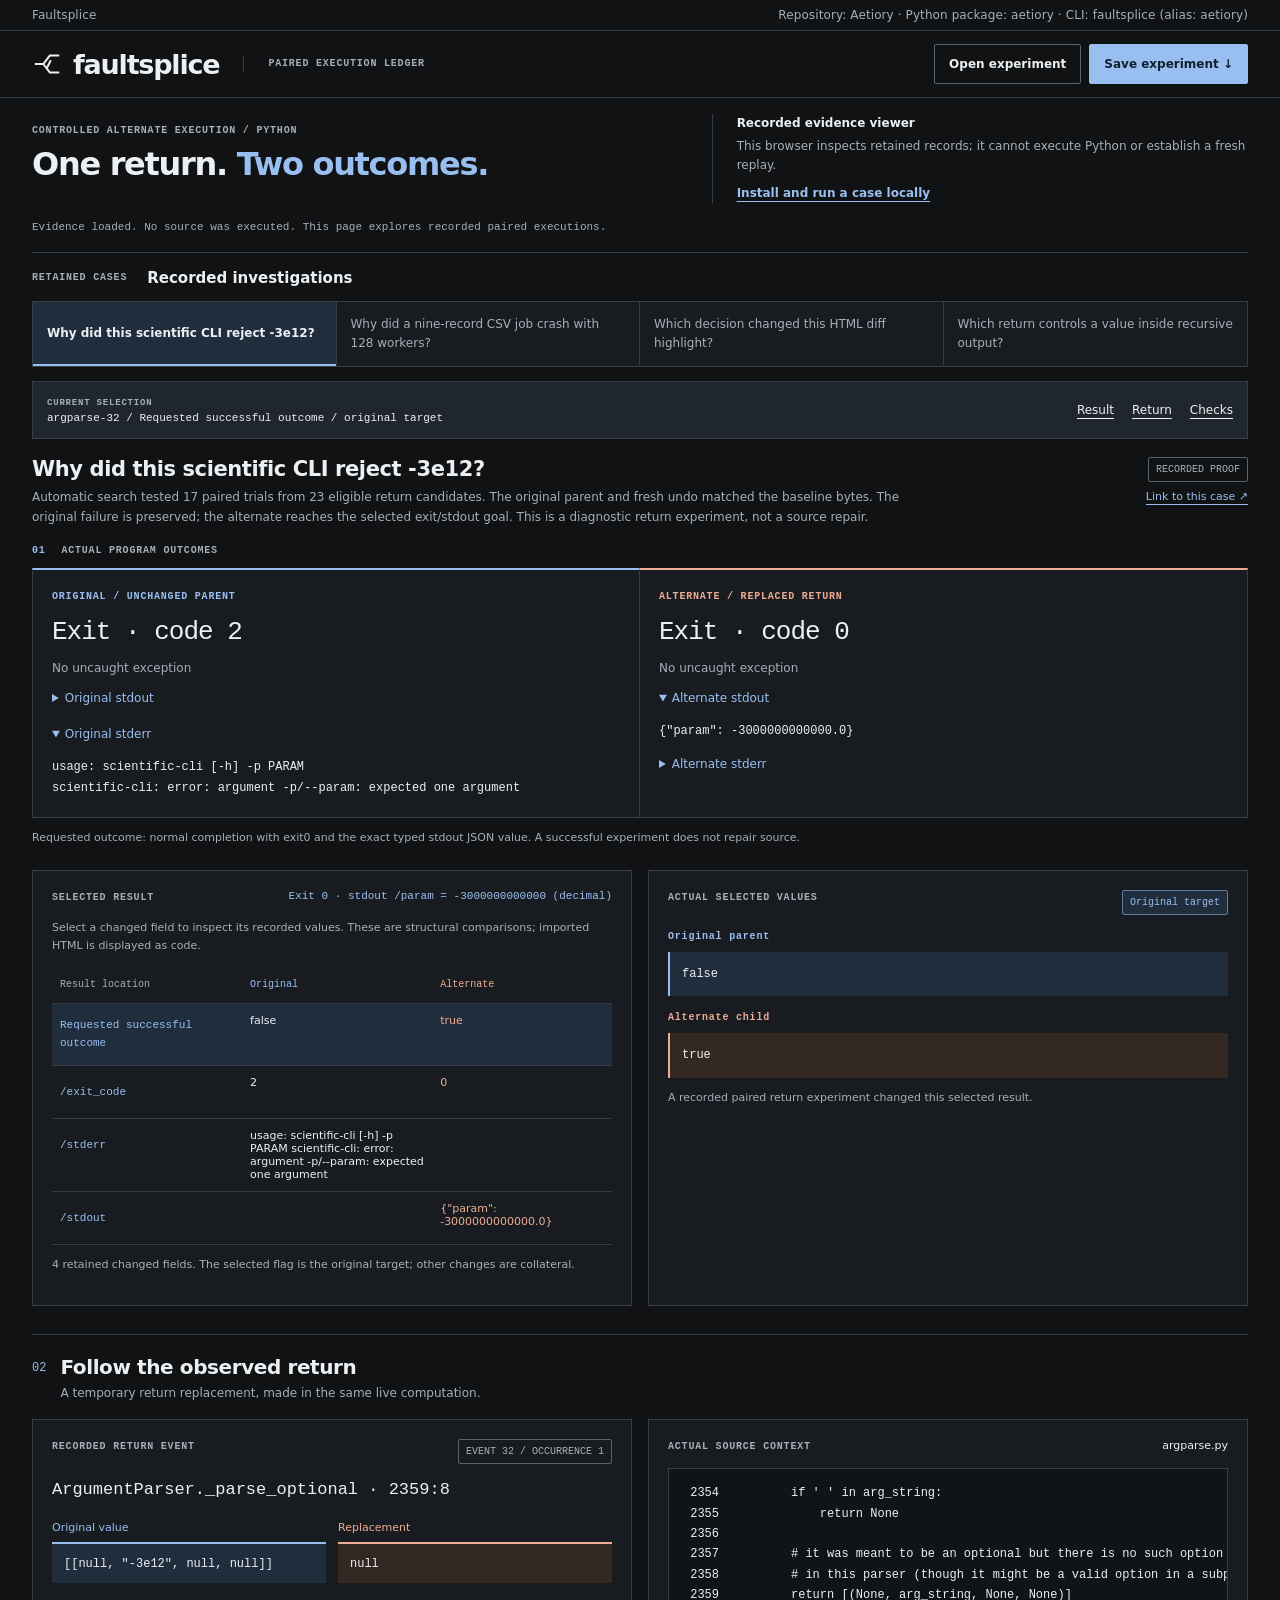
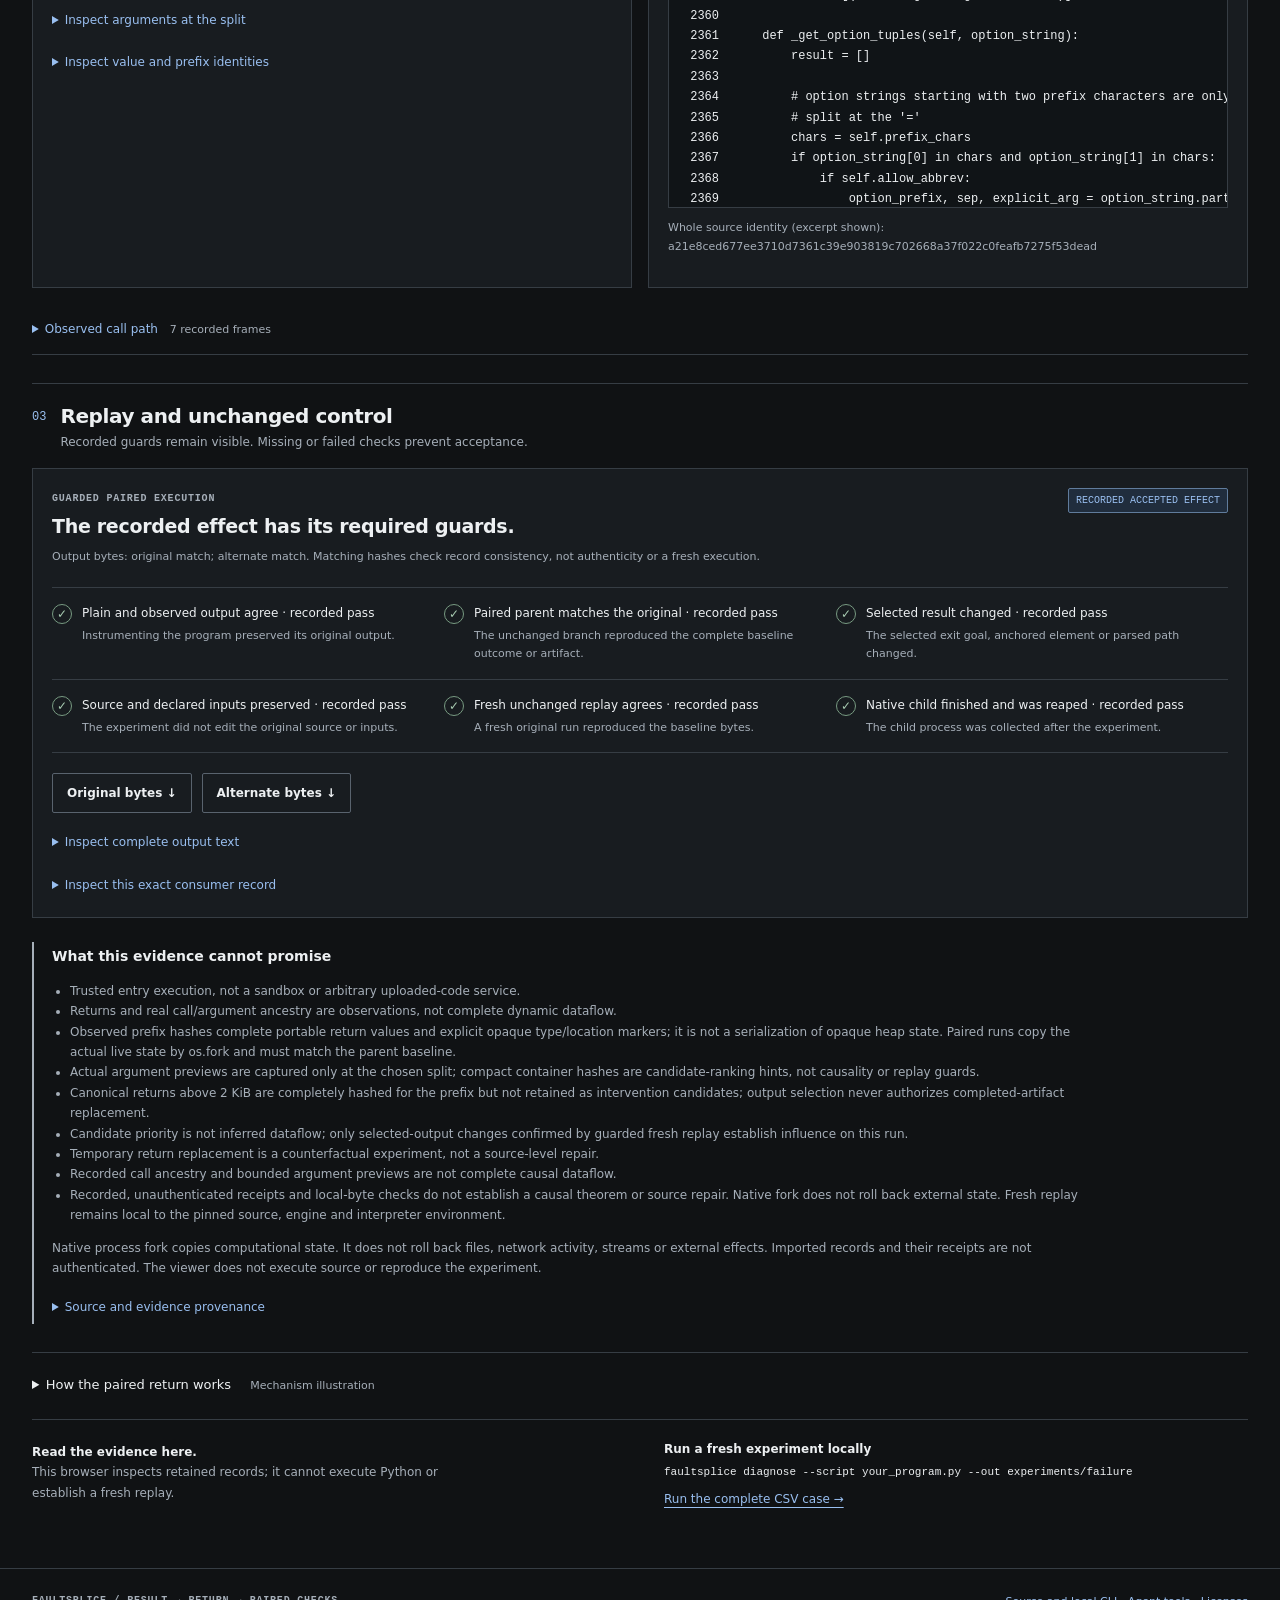
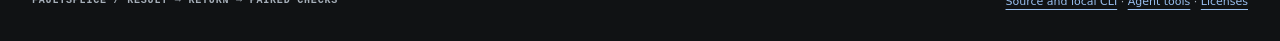
<file: docs/index.html>
<!doctype html>
<html lang="en"><head><meta charset="utf-8"><meta name="viewport" content="width=device-width,initial-scale=1"><meta name="color-scheme" content="dark"><meta name="description" content="Inspect an actual paired Python execution: choose an output, follow an observed return, and compare its recorded effects."><title>Faultsplice · Paired Python execution</title><link rel="icon" type="image/svg+xml" sizes="any" href="favicon.svg"><link rel="stylesheet" href="style.css"><script type="module" src="app.js"></script></head>
<body><div class="distribution-note">Faultsplice <span>Repository: Aetiory · Python package: aetiory · CLI: faultsplice (alias: aetiory)</span></div><a class="skip" href="#workspace">Skip to evidence</a><header class="masthead"><a class="brand" href="./" aria-label="Faultsplice home"><svg viewBox="0 0 32 32" aria-hidden="true"><path d="M3 16h9l7-9h10M12 16l7 9h10M20 12l-4 8"/></svg>faultsplice</a><div class="header-note">PAIRED EXECUTION LEDGER</div><nav aria-label="Experiment files"><button id="open-record" class="button subtle">Open experiment</button><input id="import-file" type="file" accept=".json,application/json" hidden><button id="export-view" class="button" disabled>Save experiment ↓</button></nav></header>
<main><section class="intro"><div class="intro-copy"><p class="eyebrow">CONTROLLED ALTERNATE EXECUTION / PYTHON</p><h1>One return. <span>Two outcomes.</span></h1></div><p class="viewer-boundary"><strong>Recorded evidence viewer</strong>This browser inspects retained records; it cannot execute Python or establish a fresh replay. <a href="https://github.com/nazeeh111/Aetiory#start-locally">Install and run a case locally</a></p></section><p id="load-status" class="load-status" role="status" aria-live="polite">Loading recorded experiments…</p>
<section id="workspace" class="workspace" aria-label="Paired execution evidence" hidden>
<h2 class="case-heading"><span>RETAINED CASES</span>Recorded investigations</h2><div id="cases" class="case-list" role="group" aria-label="Recorded experiments"></div>
<div class="selection-bar"><div><span class="kicker">CURRENT SELECTION</span><output id="selection-context" aria-live="polite" tabindex="0" aria-label="Selected result context; scroll to read the complete path"></output></div><nav aria-label="Investigation sections"><a href="#result-evidence">Result</a><a href="#return-evidence">Return</a><a href="#check-evidence">Checks</a></nav></div><div class="case-context" id="result-evidence"><div><h3 id="case-title"></h3><p id="case-summary"></p></div><div class="case-links"><span id="mode-label" class="tag"></span><a id="case-link" href="?case=__main__-1#workspace">Link to this case ↗</a></div></div>
<section id="outcome-panel" class="outcome-panel" hidden><p class="kicker"><span class="trace-step">01</span> ACTUAL PROGRAM OUTCOMES</p><div class="result-grid"><section class="result-panel original"><p class="branch-label">ORIGINAL / UNCHANGED PARENT</p><h3 id="outcome-before"></h3><p id="exception-before"></p><details><summary>Original stdout</summary><pre id="stdout-before" tabindex="0"></pre></details><details open><summary>Original stderr</summary><pre id="stderr-before" tabindex="0"></pre></details></section><section class="result-panel alternate"><p class="branch-label">ALTERNATE / REPLACED RETURN</p><h3 id="outcome-after"></h3><p id="exception-after"></p><details open><summary>Alternate stdout</summary><pre id="stdout-after" tabindex="0"></pre></details><details><summary>Alternate stderr</summary><pre id="stderr-after" tabindex="0"></pre></details></section></div><p id="goal-note" class="micro"></p></section><div class="result-grid selection-grid"><section class="result-panel"><div class="panel-title"><span class="kicker">SELECTED RESULT</span><code id="selector"></code></div><p class="micro">Select a changed field to inspect its recorded values. These are structural comparisons; imported HTML is displayed as code.</p><div class="table-scroll"><table class="changes"><thead><tr><th scope="col">Result location</th><th scope="col">Original</th><th scope="col">Alternate</th></tr></thead><tbody id="changes"></tbody></table></div><p id="change-note" class="micro"></p></section><section class="result-panel focus"><div class="panel-title"><span class="kicker">ACTUAL SELECTED VALUES</span><span id="selected-tag" class="tag"></span></div><div class="value-label">Original parent</div><pre id="before-value" tabindex="0"></pre><div class="value-label alternate">Alternate child</div><pre id="after-value" tabindex="0"></pre><p id="effect-note" class="effect-note"></p></section></div>
<div class="step-heading separated" id="return-evidence"><span class="step">02</span><div><h2>Follow the observed return</h2><p>A temporary return replacement, made in the same live computation.</p></div></div>
<div class="return-grid"><section class="decision"><div class="panel-title"><span class="kicker">RECORDED RETURN EVENT</span><span id="event-id" class="tag"></span></div><h3 id="return-site"></h3><dl class="event-values"><div><dt>Original value</dt><dd><code id="expected"></code></dd></div><div><dt>Replacement</dt><dd><code id="replacement"></code></dd></div></dl><details><summary>Inspect arguments at the split</summary><pre id="argument-note" tabindex="0"></pre></details><details><summary>Inspect value and prefix identities</summary><dl class="identities"><div><dt>Expected value SHA256</dt><dd id="value-hash"></dd></div><div><dt>Portable return prefix SHA256</dt><dd id="prefix-hash"></dd></div></dl><p class="micro">These guards bind observed values and declared opaque markers. They do not serialize or authenticate the entire heap.</p></details></section><section class="source-panel"><div class="panel-title"><span class="kicker">ACTUAL SOURCE CONTEXT</span><span id="source-name"></span></div><pre id="source" tabindex="0"></pre><p id="source-identity" class="micro break"></p></section></div>
<details class="call-path"><summary>Observed call path <span id="path-count"></span></summary><p class="micro">From the selected return outward through its callers. Observed ancestry is navigation, not complete dataflow.</p><ol id="ancestry"></ol></details>
<div class="step-heading separated" id="check-evidence"><span class="step">03</span><div><h2>Replay and unchanged control</h2><p>Recorded guards remain visible. Missing or failed checks prevent acceptance.</p></div></div>
<section class="receipt"><div class="receipt-header"><div><span class="kicker">GUARDED PAIRED EXECUTION</span><h3 id="receipt-heading"></h3></div><span id="status-label" class="tag"></span></div><p id="integrity-note" class="micro"></p><ul id="guards" class="guard-list"></ul><div class="artifact-actions"><button id="download-before" class="button subtle" disabled>Original bytes ↓</button><button id="download-after" class="button subtle" disabled>Alternate bytes ↓</button></div><details><summary>Inspect complete output text</summary><p class="micro">Displayed literally. Scripts, links and embedded resources in the output are not executed.</p><label for="output-choice">Output</label><select id="output-choice"><option value="before">Original parent</option><option value="after">Alternate child</option></select><pre id="complete-output" tabindex="0"></pre></details><details><summary>Inspect this exact consumer record</summary><pre id="record" tabindex="0"></pre></details></section>
<aside class="limits"><h3>What this evidence cannot promise</h3><ul id="limitations"></ul><p>Native process fork copies computational state. It does not roll back files, network activity, streams or external effects. Imported records and their receipts are not authenticated. The viewer does not execute source or reproduce the experiment.</p><details><summary>Source and evidence provenance</summary><ul id="provenance"></ul></details></aside>
</section><details class="mechanism-note"><summary>How the paired return works <span>Mechanism illustration</span></summary><p class="micro">Test a different value at one live Python return. Compare the original and alternate outcomes, then inspect replay and the unchanged control. A diagnostic experiment. Your source stays unchanged.</p><div class="split-diagram" role="img" aria-label="Mechanism illustration: one live return forks into original and alternate values, followed by replay and unchanged control. This is not a new execution result."><div class="diagram-caption">THE MECHANISM <span>ILLUSTRATION</span></div><svg viewBox="0 0 500 225" aria-hidden="true"><path class="shared" d="M24 112H173"/><path class="original-line" d="M173 112L245 54H475"/><path class="alternate-line" d="M173 112L245 174H475"/><circle cx="173" cy="112" r="8"/><text x="24" y="88">LIVE RETURN</text><text x="269" y="39">ORIGINAL VALUE</text><text x="269" y="158">REPLACEMENT VALUE</text><path class="splice" d="M223 141L244 115M239 153L260 127"/></svg><div class="diagram-controls"><span>01 / Compare outcomes</span><span>02 / Replay + unchanged control</span></div></div></details><div class="entry-strip"><p><strong>Read the evidence here.</strong> This browser inspects retained records; it cannot execute Python or establish a fresh replay.</p><aside class="run-local"><strong>Run a fresh experiment locally</strong><code>faultsplice diagnose --script your_program.py --out experiments/failure</code><a href="https://github.com/nazeeh111/Aetiory#try-the-complete-csv-investigation">Run the complete CSV case →</a></aside></div>
</main><footer><span>FAULTSPLICE / RESULT → RETURN → PAIRED CHECKS</span><p><a href="https://github.com/nazeeh111/Aetiory">Source and local CLI</a> · <a href="https://github.com/nazeeh111/Aetiory/blob/main/docs/AGENTS.md">Agent tools</a> · <a href="LICENSE.txt">Licenses</a></p></footer></body></html>
</file>
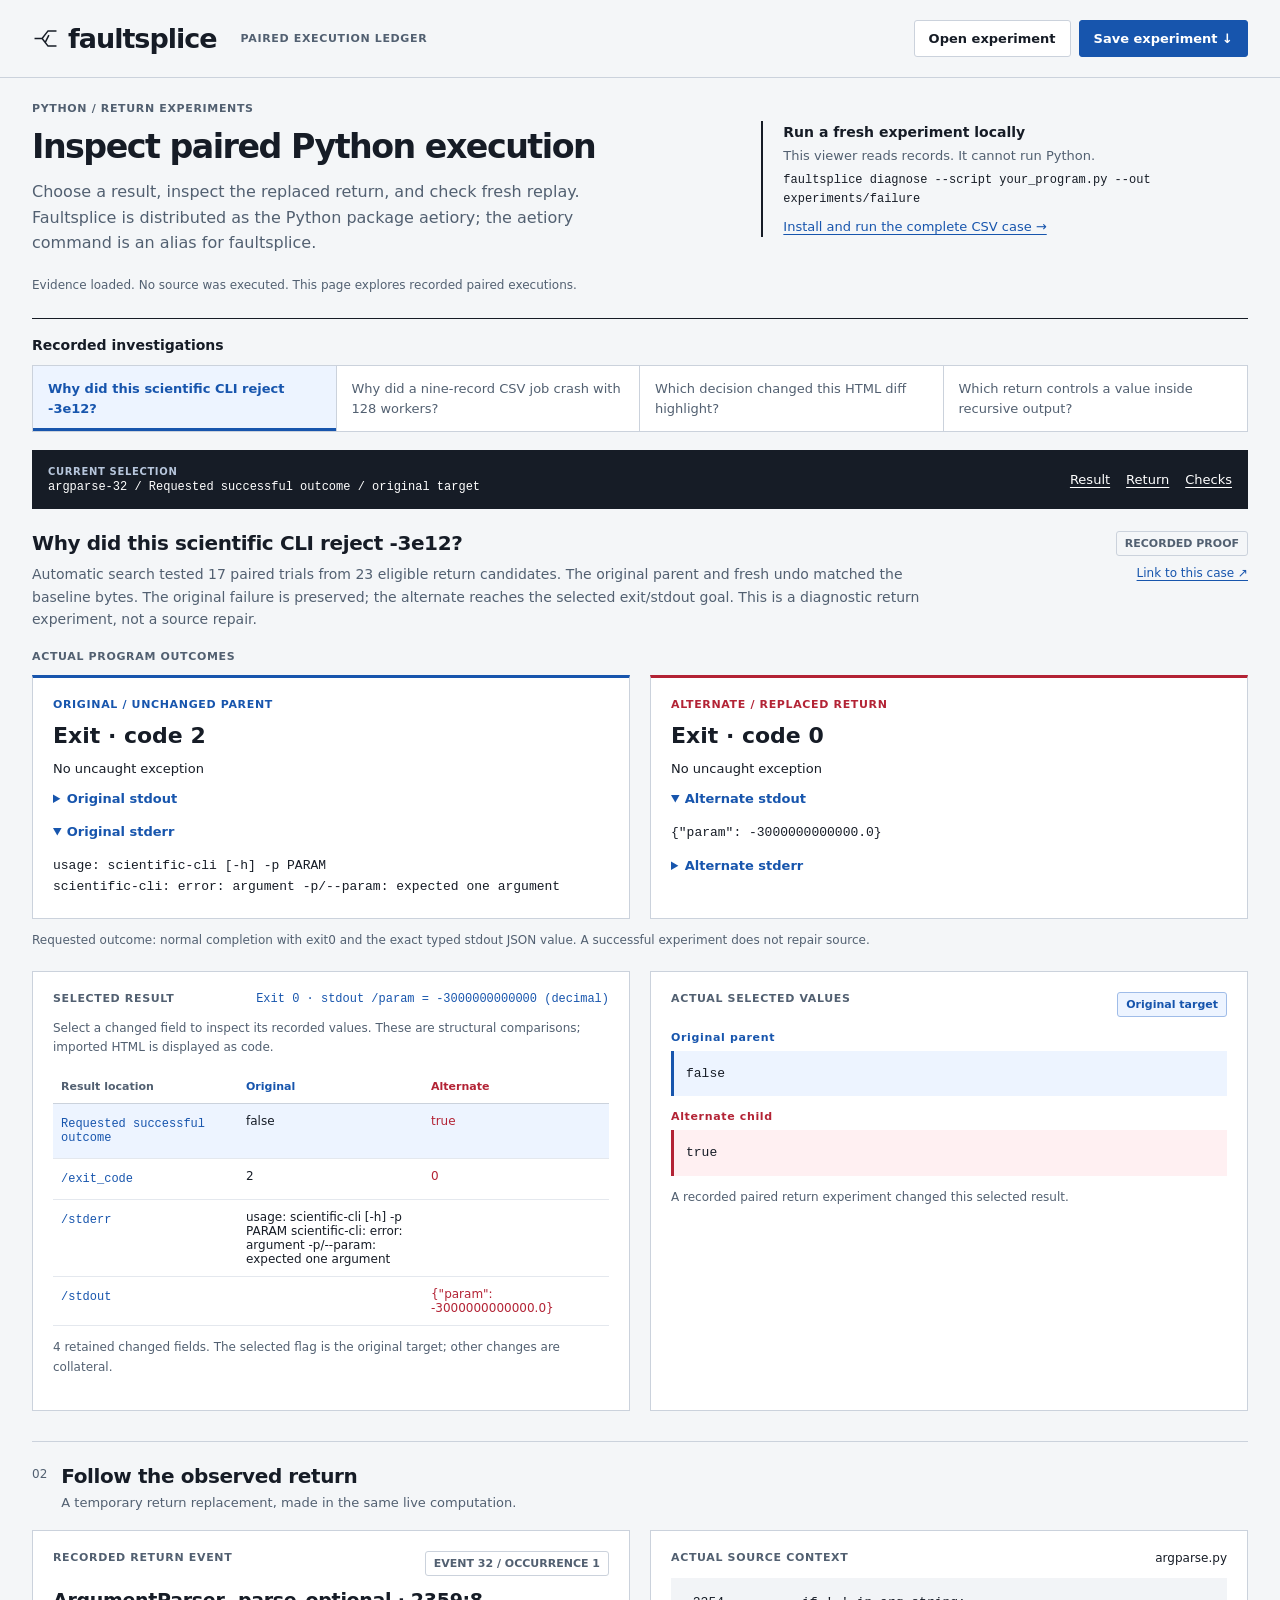
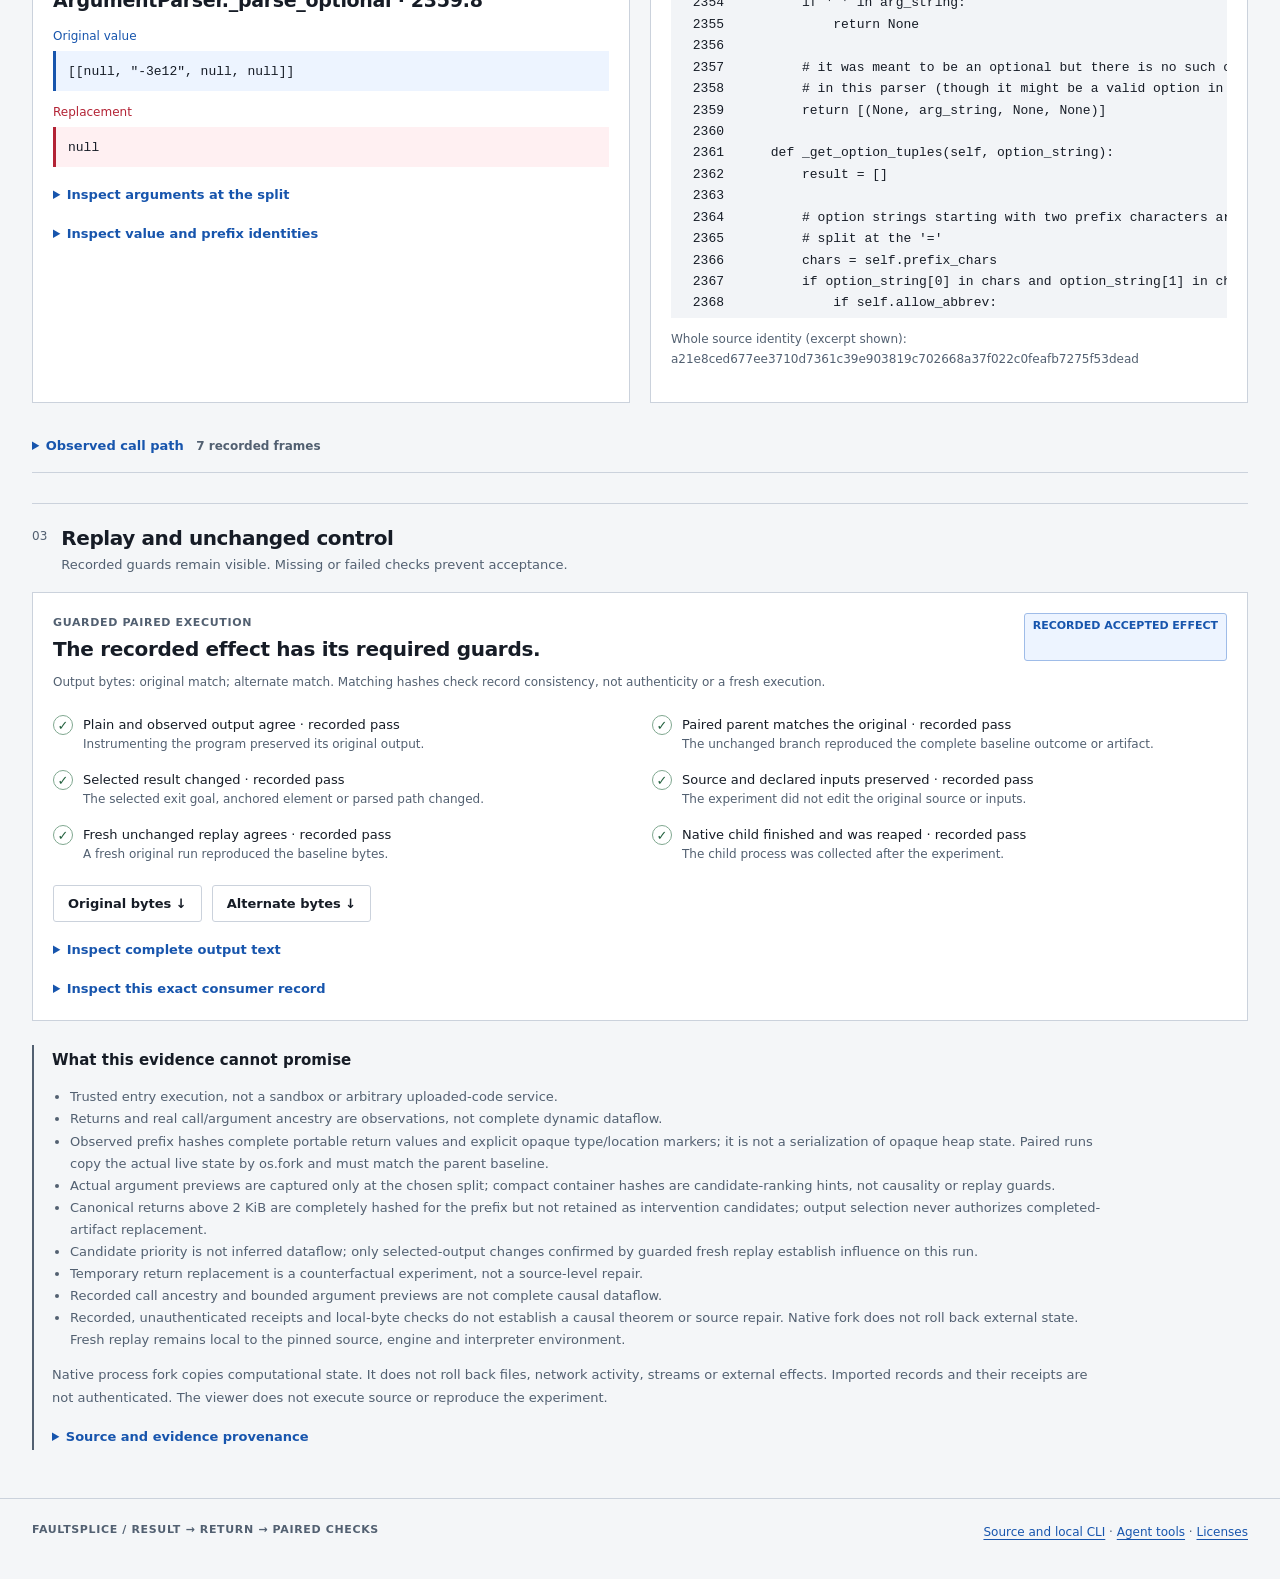
<file: aetiory/web/index.html>
<!doctype html>
<html lang="en"><head><meta charset="utf-8"><meta name="viewport" content="width=device-width,initial-scale=1"><meta name="color-scheme" content="light"><meta name="description" content="Inspect an actual paired Python execution: choose an output, follow an observed return, and compare its recorded effects."><title>Faultsplice · Paired execution ledger</title><link rel="stylesheet" href="style.css"><script type="module" src="app.js"></script></head>
<body><a class="skip" href="#workspace">Skip to evidence</a><header class="masthead"><a class="brand" href="./" aria-label="Faultsplice home"><svg viewBox="0 0 32 32" aria-hidden="true"><path d="M3 16h9l7-9h10M12 16l7 9h10M20 12l-4 8"/></svg>faultsplice</a><div class="header-note">PAIRED EXECUTION LEDGER</div><nav aria-label="Experiment files"><button id="open-record" class="button subtle">Open experiment</button><input id="import-file" type="file" accept=".json,application/json" hidden><button id="export-view" class="button" disabled>Save experiment ↓</button></nav></header>
<main><section class="intro"><div><p class="eyebrow">PYTHON / RETURN EXPERIMENTS</p><h1>Inspect paired Python execution</h1><p class="lede">Choose a result, inspect the replaced return, and check fresh replay. Faultsplice is distributed as the Python package aetiory; the aetiory command is an alias for faultsplice.</p></div><aside class="run-local"><strong>Run a fresh experiment locally</strong><p>This viewer reads records. It cannot run Python.</p><code>faultsplice diagnose --script your_program.py --out experiments/failure</code><a href="https://github.com/nazeeh111/Aetiory#try-the-complete-csv-investigation">Install and run the complete CSV case →</a></aside></section>
<p id="load-status" class="load-status" role="status" aria-live="polite">Loading recorded experiments…</p>
<section id="workspace" class="workspace" aria-label="Paired execution evidence" hidden>
<h2 class="case-heading">Recorded investigations</h2><div id="cases" class="case-list" role="group" aria-label="Recorded experiments"></div>
<div class="selection-bar"><div><span class="kicker">CURRENT SELECTION</span><output id="selection-context" aria-live="polite" tabindex="0" aria-label="Selected result context; scroll to read the complete path"></output></div><nav aria-label="Investigation sections"><a href="#result-evidence">Result</a><a href="#return-evidence">Return</a><a href="#check-evidence">Checks</a></nav></div><div class="case-context" id="result-evidence"><div><h3 id="case-title"></h3><p id="case-summary"></p></div><div class="case-links"><span id="mode-label" class="tag"></span><a id="case-link" href="?case=__main__-1#workspace">Link to this case ↗</a></div></div>
<section id="outcome-panel" class="outcome-panel" hidden><p class="kicker">ACTUAL PROGRAM OUTCOMES</p><div class="result-grid"><section class="result-panel original"><p class="branch-label">ORIGINAL / UNCHANGED PARENT</p><h3 id="outcome-before"></h3><p id="exception-before"></p><details><summary>Original stdout</summary><pre id="stdout-before" tabindex="0"></pre></details><details open><summary>Original stderr</summary><pre id="stderr-before" tabindex="0"></pre></details></section><section class="result-panel alternate"><p class="branch-label">ALTERNATE / REPLACED RETURN</p><h3 id="outcome-after"></h3><p id="exception-after"></p><details open><summary>Alternate stdout</summary><pre id="stdout-after" tabindex="0"></pre></details><details><summary>Alternate stderr</summary><pre id="stderr-after" tabindex="0"></pre></details></section></div><p id="goal-note" class="micro"></p></section><div class="result-grid selection-grid"><section class="result-panel"><div class="panel-title"><span class="kicker">SELECTED RESULT</span><code id="selector"></code></div><p class="micro">Select a changed field to inspect its recorded values. These are structural comparisons; imported HTML is displayed as code.</p><div class="table-scroll"><table class="changes"><thead><tr><th scope="col">Result location</th><th scope="col">Original</th><th scope="col">Alternate</th></tr></thead><tbody id="changes"></tbody></table></div><p id="change-note" class="micro"></p></section><section class="result-panel focus"><div class="panel-title"><span class="kicker">ACTUAL SELECTED VALUES</span><span id="selected-tag" class="tag"></span></div><div class="value-label">Original parent</div><pre id="before-value" tabindex="0"></pre><div class="value-label alternate">Alternate child</div><pre id="after-value" tabindex="0"></pre><p id="effect-note" class="effect-note"></p></section></div>
<div class="step-heading separated" id="return-evidence"><span class="step">02</span><div><h2>Follow the observed return</h2><p>A temporary return replacement, made in the same live computation.</p></div></div>
<div class="return-grid"><section class="decision"><div class="panel-title"><span class="kicker">RECORDED RETURN EVENT</span><span id="event-id" class="tag"></span></div><h3 id="return-site"></h3><dl class="event-values"><div><dt>Original value</dt><dd><code id="expected"></code></dd></div><div><dt>Replacement</dt><dd><code id="replacement"></code></dd></div></dl><details><summary>Inspect arguments at the split</summary><pre id="argument-note" tabindex="0"></pre></details><details><summary>Inspect value and prefix identities</summary><dl class="identities"><div><dt>Expected value SHA256</dt><dd id="value-hash"></dd></div><div><dt>Portable return prefix SHA256</dt><dd id="prefix-hash"></dd></div></dl><p class="micro">These guards bind observed values and declared opaque markers. They do not serialize or authenticate the entire heap.</p></details></section><section class="source-panel"><div class="panel-title"><span class="kicker">ACTUAL SOURCE CONTEXT</span><span id="source-name"></span></div><pre id="source" tabindex="0"></pre><p id="source-identity" class="micro break"></p></section></div>
<details class="call-path"><summary>Observed call path <span id="path-count"></span></summary><p class="micro">From the selected return outward through its callers. Observed ancestry is navigation, not complete dataflow.</p><ol id="ancestry"></ol></details>
<div class="step-heading separated" id="check-evidence"><span class="step">03</span><div><h2>Replay and unchanged control</h2><p>Recorded guards remain visible. Missing or failed checks prevent acceptance.</p></div></div>
<section class="receipt"><div class="receipt-header"><div><span class="kicker">GUARDED PAIRED EXECUTION</span><h3 id="receipt-heading"></h3></div><span id="status-label" class="tag"></span></div><p id="integrity-note" class="micro"></p><ul id="guards" class="guard-list"></ul><div class="artifact-actions"><button id="download-before" class="button subtle" disabled>Original bytes ↓</button><button id="download-after" class="button subtle" disabled>Alternate bytes ↓</button></div><details><summary>Inspect complete output text</summary><p class="micro">Displayed literally. Scripts, links and embedded resources in the output are not executed.</p><label for="output-choice">Output</label><select id="output-choice"><option value="before">Original parent</option><option value="after">Alternate child</option></select><pre id="complete-output" tabindex="0"></pre></details><details><summary>Inspect this exact consumer record</summary><pre id="record" tabindex="0"></pre></details></section>
<aside class="limits"><h3>What this evidence cannot promise</h3><ul id="limitations"></ul><p>Native process fork copies computational state. It does not roll back files, network activity, streams or external effects. Imported records and their receipts are not authenticated. The viewer does not execute source or reproduce the experiment.</p><details><summary>Source and evidence provenance</summary><ul id="provenance"></ul></details></aside>
</section></main><footer><span>FAULTSPLICE / RESULT → RETURN → PAIRED CHECKS</span><p><a href="https://github.com/nazeeh111/Aetiory">Source and local CLI</a> · <a href="https://github.com/nazeeh111/Aetiory/blob/main/docs/AGENTS.md">Agent tools</a> · <a href="LICENSE.txt">Licenses</a></p></footer></body></html>
</file>
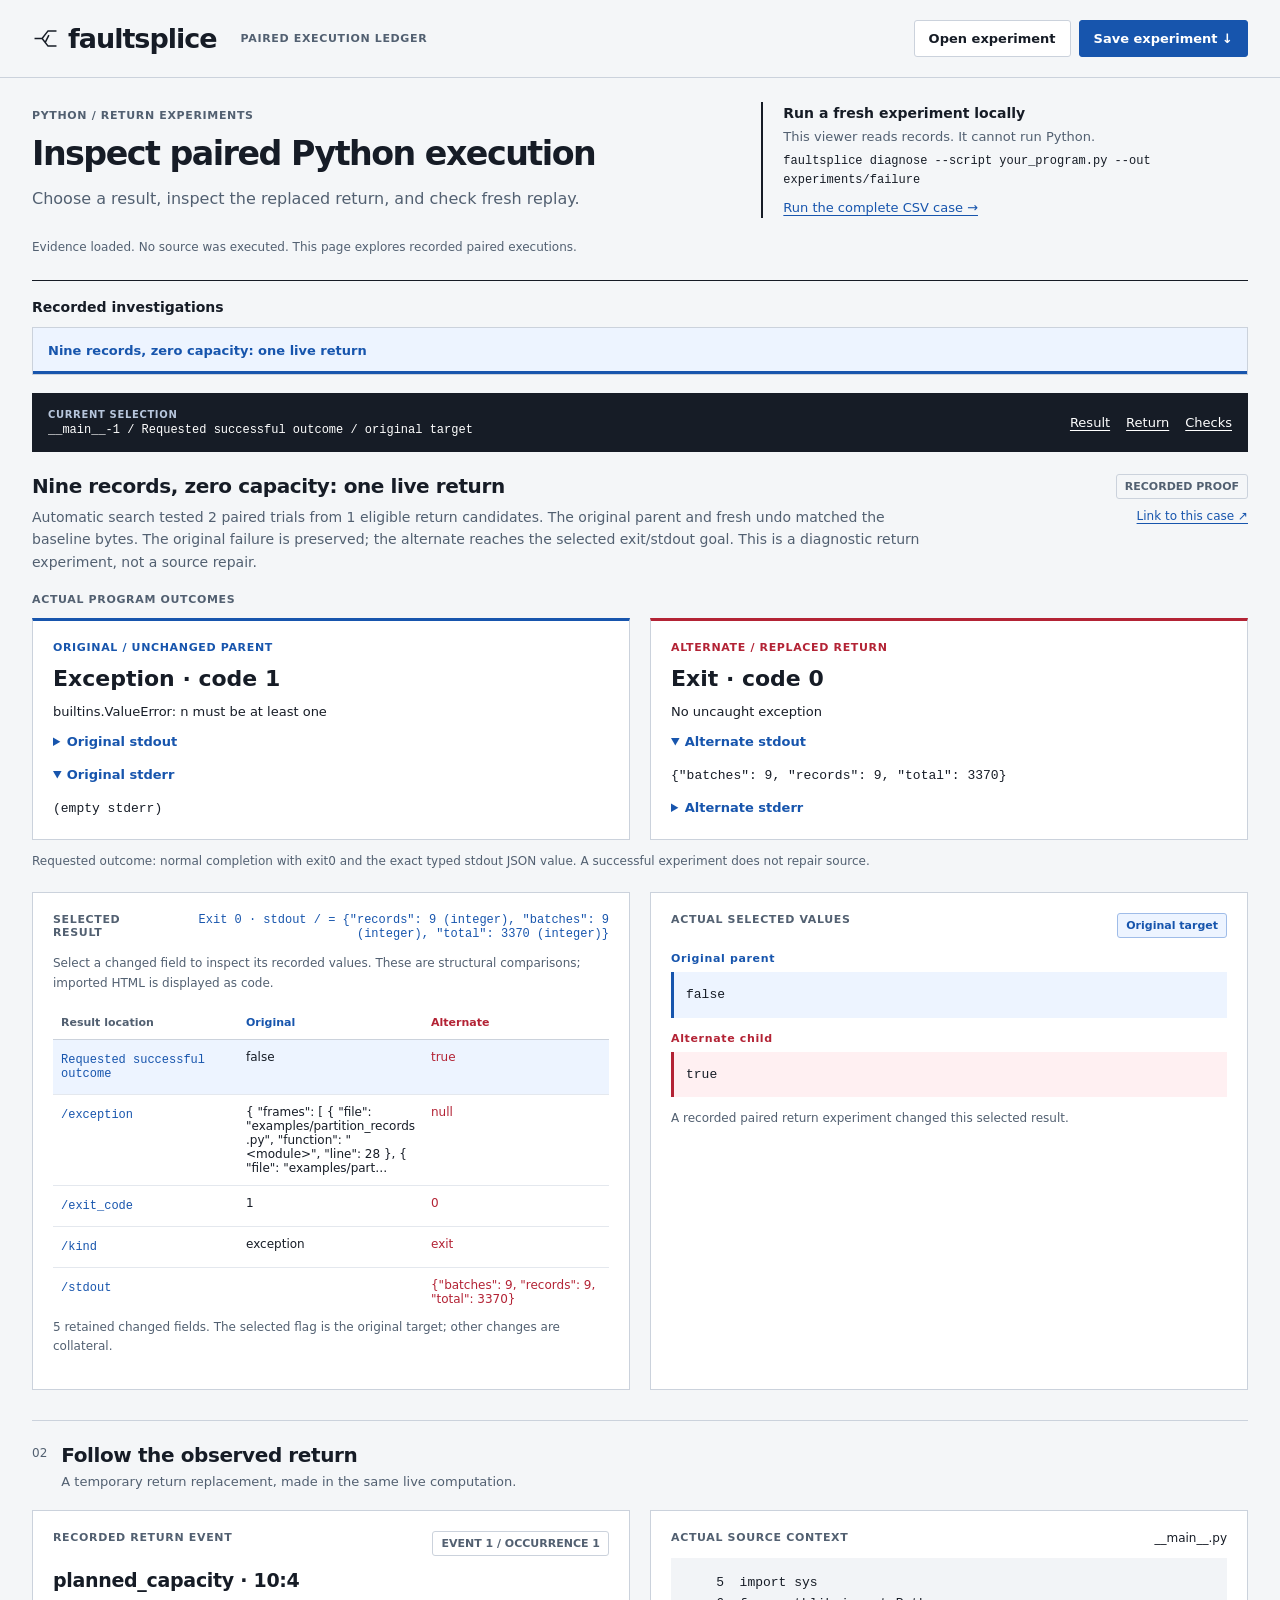
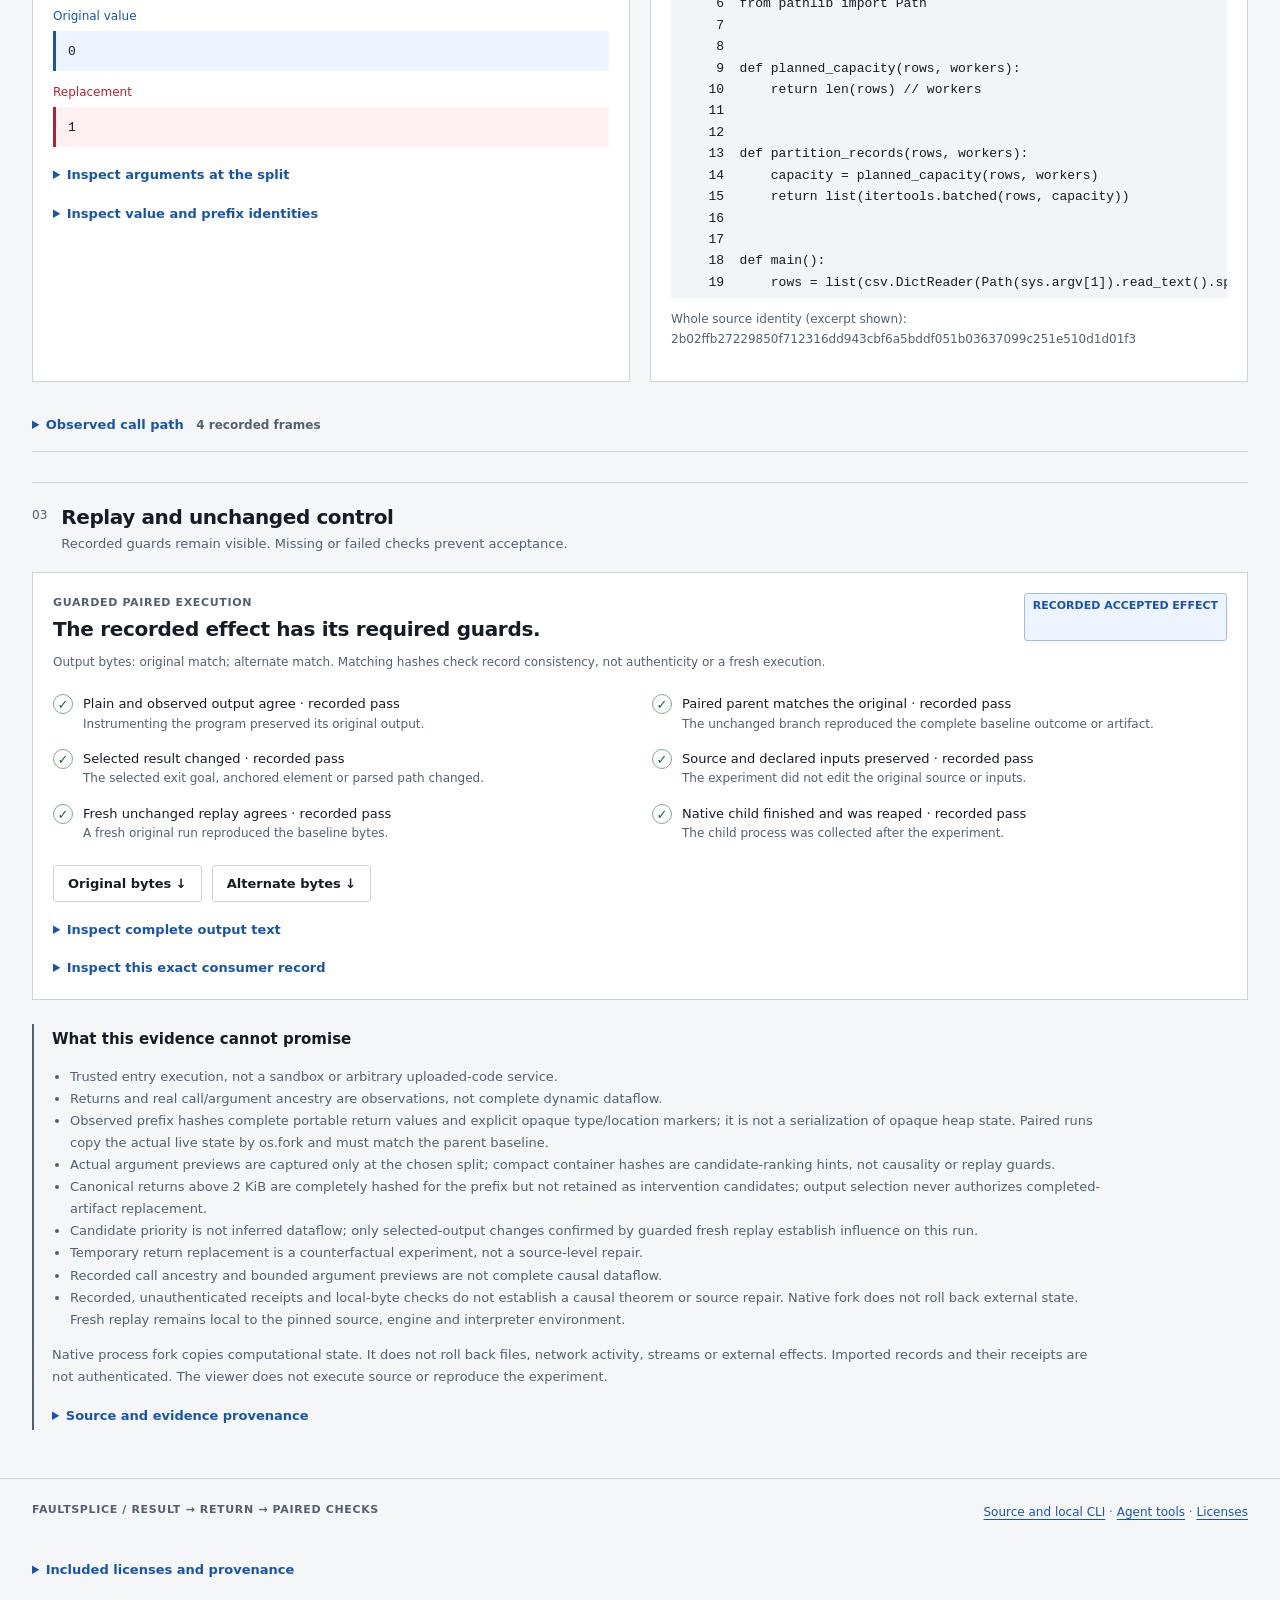
<file: docs/presentation/reader/index.html>
<!doctype html>
<html lang="en"><head><meta charset="utf-8"><meta name="viewport" content="width=device-width,initial-scale=1"><meta name="color-scheme" content="light"><meta name="description" content="Inspect an actual paired Python execution: choose an output, follow an observed return, and compare its recorded effects."><title>Faultsplice · Paired execution ledger</title><style>:root{--paper:#f4f6f8;--white:#fff;--ink:#161c26;--muted:#526071;--line:#cbd2dc;--indigo:#1755ad;--soft:#edf4ff;--coral:#b32335;--rose:#fff0f2;--green:#24613f;font-family:system-ui,-apple-system,BlinkMacSystemFont,"Segoe UI",sans-serif;color:var(--ink);background:var(--paper);font-synthesis:none;font-size:14px}*{box-sizing:border-box}html{scroll-padding-top:105px}body{margin:0}button,input,select{font:inherit}button,summary{cursor:pointer}button:disabled{cursor:default;opacity:.5}a{color:var(--indigo);text-underline-offset:3px}button:focus-visible,a:focus-visible,summary:focus-visible,input:focus-visible,select:focus-visible,pre:focus-visible{outline:3px solid var(--indigo);outline-offset:4px}.skip{position:absolute;top:-100px;left:1rem;background:white;padding:1rem;z-index:10}.skip:focus{top:1rem}.masthead{max-width:1500px;margin:auto;padding:20px 32px;display:flex;gap:24px;align-items:center;border-bottom:1px solid var(--line)}.brand{font-size:27px;font-weight:750;letter-spacing:-1px;display:flex;align-items:center;color:var(--ink);text-decoration:none;gap:9px}.brand svg{width:27px;height:27px;fill:none;stroke:var(--ink);stroke-width:1.8}.dot{color:var(--indigo);margin-left:-9px}.header-note,.eyebrow,.kicker,.value-label,footer>span,.branch-label{font-size:11px;font-weight:700;letter-spacing:.65px}.header-note{color:var(--muted)}.masthead nav{display:flex;gap:8px;margin-left:auto;align-items:center}.button{border:1px solid var(--indigo);background:var(--indigo);color:white;padding:10px 14px;border-radius:3px;font-size:13px;font-weight:650;white-space:nowrap}.button.subtle{background:white;color:var(--ink);border-color:var(--line)}.button:hover:not(:disabled){filter:brightness(.94)}#import-file{position:absolute;width:1px;height:1px;opacity:0}main{max-width:1400px;margin:auto;padding:0 32px 48px}.intro{display:grid;grid-template-columns:1.4fr 1fr;gap:48px;padding:24px 0 20px;align-items:center}.eyebrow{color:var(--muted);margin:0 0 13px}h1{font-size:clamp(27px,2.6vw,34px);line-height:1.12;letter-spacing:-1.5px;margin:0 0 14px;font-weight:720}.lede{max-width:610px;font-size:16px;line-height:1.6;color:var(--muted);margin:0}.run-local{border-left:2px solid var(--ink);padding:3px 0 3px 20px;min-width:0}.run-local strong{font-size:14px}.run-local p{font-size:13px;color:var(--muted);margin:8px 0}.run-local code{display:block;font-size:12px;line-height:1.6;overflow-wrap:anywhere}.run-local a{display:inline-block;font-size:13px;margin-top:10px}.load-status{font-size:12px;line-height:1.5;color:var(--muted);min-height:18px;margin:0 0 24px}.load-status.error{color:var(--coral)}.workspace{border-top:1px solid var(--ink);padding-top:18px}.case-heading{font-size:14px;margin:0 0 12px}.case-list{display:grid;grid-template-columns:repeat(auto-fit,minmax(220px,1fr));gap:0;margin-bottom:18px;border:1px solid var(--line);background:white}.case-button{border:0;border-right:1px solid var(--line);background:white;color:var(--muted);text-align:left;padding:13px 15px;font-size:13px;line-height:1.5}.case-button:last-child{border-right:0}.case-button[aria-pressed=true]{color:var(--indigo);background:var(--soft);box-shadow:inset 0 -3px var(--indigo);font-weight:650}.selection-bar{position:sticky;top:0;z-index:3;background:#161c26;color:white;padding:12px 16px;display:flex;align-items:center;justify-content:space-between;gap:12px;margin-bottom:22px}.selection-bar .kicker{color:#b7c6dc;font-size:10px}.selection-bar>div{min-width:0}.selection-bar output{display:block;font:12px/1.6 ui-monospace,SFMono-Regular,Menlo,Consolas,monospace;overflow-wrap:anywhere;max-height:3.2em;overflow:auto}.selection-bar output:focus-visible{outline:3px solid #b7c6dc;outline-offset:3px}.selection-bar nav{display:flex;gap:16px;flex:none}.selection-bar a{color:white;font-size:13px}.case-context{display:flex;justify-content:space-between;align-items:start;gap:20px;margin-bottom:18px}.case-context h3{font-size:20px;margin:0 0 8px;letter-spacing:-.4px}.case-context p{font-size:14px;color:var(--muted);line-height:1.6;max-width:900px;margin:0}.tag{display:inline-block;max-width:100%;border:1px solid var(--line);padding:5px 8px;border-radius:3px;font-size:11px;font-weight:650;color:var(--muted);white-space:normal;overflow-wrap:anywhere}.tag.good{background:var(--soft);border-color:#9fbce8;color:var(--indigo)}.tag.bad{background:var(--rose);border-color:#e2a0aa;color:var(--coral)}.result-grid,.return-grid{display:grid;grid-template-columns:1fr 1fr;gap:20px}.result-panel,.decision,.source-panel,.receipt{background:var(--white);border:1px solid var(--line);padding:20px;min-width:0}.outcome-panel{margin:20px 0}.outcome-panel[hidden]{display:none}.outcome-panel>.kicker{margin-bottom:12px}.outcome-panel h3{font-size:22px;margin:12px 0}.outcome-panel .original{border-top:3px solid var(--indigo)}.outcome-panel .alternate{border-top:3px solid var(--coral)}.branch-label{margin:0;color:var(--indigo)}.alternate .branch-label{color:var(--coral)}.outcome-panel .result-panel>p:not(.branch-label){font-size:13px}.outcome-panel details{margin-top:12px}.panel-title{display:flex;justify-content:space-between;align-items:start;gap:12px;margin-bottom:13px;font-size:12px}.kicker{color:var(--muted)}.panel-title code{font-size:12px;color:var(--indigo);overflow-wrap:anywhere;text-align:right}.micro{font-size:12px;line-height:1.65;color:var(--muted)}.table-scroll{overflow:auto;max-height:300px}.changes{width:100%;border-collapse:collapse;font-size:12px}.changes th{font-size:11px;color:var(--muted);text-align:left;padding:10px 8px;border-bottom:1px solid var(--line)}.changes th:nth-child(2){color:var(--indigo)}.changes th:nth-child(3){color:var(--coral)}.changes td{padding:10px 8px;border-bottom:1px solid #e4e8ee;vertical-align:top;max-width:200px;overflow-wrap:anywhere}.changes tr.active{background:var(--soft)}.changes button{padding:3px 0;border:0;background:none;color:var(--indigo);text-align:left;font-family:ui-monospace,SFMono-Regular,Menlo,Consolas,monospace;font-size:12px;overflow-wrap:anywhere}.changes td:last-child{color:var(--coral)}pre,code{font-family:ui-monospace,SFMono-Regular,Menlo,Consolas,monospace}pre{margin:0;font-size:13px;line-height:1.65;white-space:pre-wrap;overflow-wrap:anywhere;overflow:auto;max-height:320px}#before-value,#after-value{padding:12px;border-left:3px solid var(--indigo);background:var(--soft);max-height:180px;min-height:44px}#after-value{background:var(--rose);border-color:var(--coral)}.value-label{color:var(--indigo);margin:14px 0 7px}.value-label.alternate{color:var(--coral)}.effect-note{font-size:12px;line-height:1.6;color:var(--muted);margin-bottom:0}.step-heading{display:flex;gap:14px;align-items:start;margin:0 0 18px}.step{font-size:12px;color:var(--muted);padding:3px 0;flex:none}.step-heading h2{font-size:20px;margin:0 0 5px;letter-spacing:-.4px}.step-heading p{font-size:13px;color:var(--muted);margin:0;line-height:1.5}.separated{margin-top:30px;padding-top:22px;border-top:1px solid var(--line)}.decision h3{font-size:19px;letter-spacing:-.3px;margin:8px 0 18px;overflow-wrap:anywhere}.event-values{margin:0}.event-values div{margin-bottom:14px}.event-values dt{font-size:12px;color:var(--indigo);margin-bottom:8px}.event-values dd{margin:0;overflow-wrap:anywhere;font-size:13px;padding:12px;background:var(--soft);border-left:3px solid var(--indigo)}.event-values div+div dt{color:var(--coral)}.event-values div+div dd{background:var(--rose);border-color:var(--coral)}details{margin-top:18px}summary{font-size:13px;color:var(--indigo);font-weight:600;line-height:1.6}details[open]>summary{margin-bottom:12px}.identities{font-size:12px}.identities dd{margin:6px 0 14px;font-family:ui-monospace,monospace;overflow-wrap:anywhere;color:var(--muted)}.identities dt{font-weight:600}#source{background:#f2f4f7;padding:14px;max-height:340px;white-space:pre;overflow-wrap:normal;overflow:auto;font-size:13px}.break{overflow-wrap:anywhere}.call-path{padding:15px 0;border-bottom:1px solid var(--line)}.call-path summary span{margin-left:8px;font-size:12px;color:var(--muted)}#ancestry{display:grid;grid-template-columns:1fr 1fr;gap:12px 24px;font-size:13px;margin:16px 0 6px;padding-left:20px}#ancestry li{padding-left:6px;overflow-wrap:anywhere}#ancestry code{color:var(--indigo)}#ancestry span{color:var(--muted);display:block;font-size:12px;margin-top:3px}.receipt-header{display:flex;justify-content:space-between;gap:20px}.receipt-header h3{font-size:20px;letter-spacing:-.3px;margin:8px 0 0}.guard-list{display:grid;grid-template-columns:1fr 1fr;gap:16px 24px;list-style:none;padding:0;margin:22px 0}.guard-list li{font-size:13px;line-height:1.55;display:flex;gap:10px;align-items:start}.guard-symbol{width:20px;height:20px;display:grid;place-items:center;border:1px solid var(--line);flex:none;font-size:13px;border-radius:50%}.guard-symbol.pass{color:var(--green);border-color:#7fa78f}.guard-symbol.fail{color:var(--coral);border-color:#ca7885}.guard-list li small{display:block;color:var(--muted);font-size:12px}.artifact-actions{display:flex;gap:10px;flex-wrap:wrap}.receipt select{padding:7px;margin:0 10px 12px}.receipt label{font-size:13px}.receipt details pre{border:1px solid var(--line);padding:16px;background:#f4f6f8;max-height:460px}.limits{margin-top:24px;border-left:2px solid var(--muted);padding:3px 0 3px 18px;font-size:13px;line-height:1.7;color:var(--muted)}.limits h3{font-size:15px;color:var(--ink);margin:0 0 10px}.limits ul{padding-left:18px;max-width:1050px}.limits p{max-width:1050px}footer{max-width:1400px;margin:auto;padding:24px 32px 36px;border-top:1px solid var(--line);display:flex;justify-content:space-between;gap:20px;color:var(--muted);flex-wrap:wrap}footer p{font-size:12px;margin:0;line-height:1.6}footer details{width:100%}.diff-segment.diff_add{background:#dcefe4;color:#20513a}.diff-segment.diff_sub{background:#f9dce0;color:#8c2030}.diff-segment.diff_chg{background:#e5e6fa;color:#373987}
@media(max-width:850px){.header-note{display:none}.intro{gap:24px;grid-template-columns:1.2fr 1fr}.case-list{grid-template-columns:1fr 1fr}.case-button:nth-child(2){border-right:0}.case-button:nth-child(-n+2){border-bottom:1px solid var(--line)}}
@media(max-width:620px){html{scroll-padding-top:125px}.masthead{padding:18px;flex-wrap:wrap;gap:15px}.masthead nav{margin-left:0;width:100%}.button{font-size:12px;padding:10px 12px}main{padding:0 18px 36px}.intro{display:block;padding:24px 0}.run-local{margin-top:22px;padding-left:14px}.lede{font-size:14px}h1{font-size:32px;letter-spacing:-1px}.selection-bar{margin-left:-18px;margin-right:-18px;padding:10px 18px;flex-direction:column;align-items:stretch;gap:8px}.selection-bar nav{gap:22px}.selection-bar output{font-size:11px}.case-context{flex-direction:column;gap:12px}.case-context h3{font-size:19px}.case-context p{font-size:13px}.case-button{padding:12px;font-size:12px;min-width:0}.result-grid,.return-grid{grid-template-columns:1fr;gap:14px}.result-panel,.decision,.source-panel,.receipt{padding:15px}.panel-title{flex-wrap:wrap}.panel-title code{text-align:left}.guard-list,#ancestry{grid-template-columns:1fr}.receipt-header{flex-wrap:wrap}.changes td{max-width:130px}pre,#source{font-size:12px}.step-heading h2{font-size:19px}footer{padding:24px 18px;flex-direction:column}}

.case-button:only-child{grid-column:1/-1;border-right:0;border-bottom:0}

.case-links{display:flex;flex-direction:column;align-items:flex-end;gap:10px;flex-shrink:0}.case-links a{font-size:12px;white-space:nowrap}.case-links a:focus-visible{outline:3px solid #1755ad;outline-offset:4px}@media(max-width:600px){.case-links{align-items:flex-start}}
</style><script id="embedded-record" type="application/json">{"schema":"experiment-view/1","experiments":[{"id":"__main__-1","title":"Nine records, zero capacity: one live return","summary":"Automatic search tested 2 paired trials from 1 eligible return candidates. The original parent and fresh undo matched the baseline bytes. The original failure is preserved; the alternate reaches the selected exit/stdout goal. This is a diagnostic return experiment, not a source repair.","mode":"recorded","status":"accepted","selector":{"kind":"successful-exit","stdout_pointer":"","stdout_expected":["dict",[[["str","records"],["int","9"]],[["str","batches"],["int","9"]],[["str","total"],["int","3370"]]]]},"artifacts":{"before":{"text":"{\"exception\":{\"frames\":[{\"file\":\"examples/partition_records.py\",\"function\":\"\u003cmodule\u003e\",\"line\":28},{\"file\":\"examples/partition_records.py\",\"function\":\"main\",\"line\":20},{\"file\":\"examples/partition_records.py\",\"function\":\"partition_records\",\"line\":15}],\"message\":\"n must be at least one\",\"type\":\"builtins.ValueError\"},\"exit_code\":1,\"kind\":\"exception\",\"schema\":\"target-outcome/1\",\"stderr\":\"\",\"stdout\":\"\"}\n","media_type":"application/json","sha256":"d10c86d4aa0dadcdf2afe2fa79ad450acb27264e33ab046d37db46602708133c"},"after":{"text":"{\"exception\":null,\"exit_code\":0,\"kind\":\"exit\",\"schema\":\"target-outcome/1\",\"stderr\":\"\",\"stdout\":\"{\\\"batches\\\": 9, \\\"records\\\": 9, \\\"total\\\": 3370}\\n\"}\n","media_type":"application/json","sha256":"2273a1ef5488dc2628e68ccdae8082b3ca5cba1f768dab2f8f495b4a5cee0e7b"}},"event":{"id":1,"site":"10:4","occurrence":1,"ancestry":[{"first_line":9,"function":"planned_capacity","line":10,"module":"__main__"},{"first_line":13,"function":"partition_records","line":14,"module":"__main__"},{"first_line":18,"function":"main","line":20,"module":"__main__"},{"first_line":1,"function":"\u003cmodule\u003e","line":28,"module":"__main__"}],"portable_expected":0,"portable_replacement":1,"prefix_before":"cd7e271741581041dc67a7c9ec4c83a0c1090bd3a0bd2555b445a17413514c74","value_hash":"d8117918f245aedda9bf1236d1eb30e8958c763caca42418e6e969d561124f07","args_preview":[{"arguments":{"rows":{"complete":false,"items":[{"opaque":true,"type":"builtins.dict"},{"opaque":true,"type":"builtins.dict"},{"opaque":true,"type":"builtins.dict"},{"opaque":true,"type":"builtins.dict"}],"length":9,"type":"list"},"workers":128},"first_line":9,"function":"planned_capacity","line":10,"module":"__main__"},{"arguments":{"rows":{"complete":false,"items":[{"opaque":true,"type":"builtins.dict"},{"opaque":true,"type":"builtins.dict"},{"opaque":true,"type":"builtins.dict"},{"opaque":true,"type":"builtins.dict"}],"length":9,"type":"list"},"workers":128},"first_line":13,"function":"partition_records","line":14,"module":"__main__"},{"arguments":{},"first_line":18,"function":"main","line":20,"module":"__main__"},{"arguments":{},"first_line":1,"function":"\u003cmodule\u003e","line":28,"module":"__main__"}]},"source":{"name":"__main__.py","sha256":"2b02ffb27229850f712316dd943cbf6a5bddf051b03637099c251e510d1d01f3","start_line":5,"text":"import sys\nfrom pathlib import Path\n\n\ndef planned_capacity(rows, workers):\n    return len(rows) // workers\n\n\ndef partition_records(rows, workers):\n    capacity = planned_capacity(rows, workers)\n    return list(itertools.batched(rows, capacity))\n\n\ndef main():\n    rows = list(csv.DictReader(Path(sys.argv[1]).read_text().splitlines()))\n    batches = partition_records(rows, int(sys.argv[2]))"},"changes":[{"path":"Requested successful outcome","before":false,"after":true,"selected":true},{"path":"/exception","before":{"frames":[{"file":"examples/partition_records.py","function":"\u003cmodule\u003e","line":28},{"file":"examples/partition_records.py","function":"main","line":20},{"file":"examples/partition_records.py","function":"partition_records","line":15}],"message":"n must be at least one","type":"builtins.ValueError"},"after":null,"selected":false},{"path":"/exit_code","before":1,"after":0,"selected":false},{"path":"/kind","before":"exception","after":"exit","selected":false},{"path":"/stdout","before":"","after":"{\"batches\": 9, \"records\": 9, \"total\": 3370}\n","selected":false}],"guards":{"plain_observed_equal":true,"parent_matches_original":true,"selected_changed":true,"source_inputs_preserved":true,"fresh_undo_equal":true,"child_reaped":true},"limitations":["Trusted entry execution, not a sandbox or arbitrary uploaded-code service.","Returns and real call/argument ancestry are observations, not complete dynamic dataflow.","Observed prefix hashes complete portable return values and explicit opaque type/location markers; it is not a serialization of opaque heap state. Paired runs copy the actual live state by os.fork and must match the parent baseline.","Actual argument previews are captured only at the chosen split; compact container hashes are candidate-ranking hints, not causality or replay guards.","Canonical returns above 2 KiB are completely hashed for the prefix but not retained as intervention candidates; output selection never authorizes completed-artifact replacement.","Candidate priority is not inferred dataflow; only selected-output changes confirmed by guarded fresh replay establish influence on this run.","Temporary return replacement is a counterfactual experiment, not a source-level repair.","Recorded call ancestry and bounded argument previews are not complete causal dataflow.","Recorded, unauthenticated receipts and local-byte checks do not establish a causal theorem or source repair. Native fork does not roll back external state. Fresh replay remains local to the pinned source, engine and interpreter environment."],"provenance":["Generated from actual retained automatic search and paired artifacts; no target-function or fixture-hash dispatch.","Fresh native intervention replay independently resolved the selector and reproduced both artifacts; its child was reaped and fresh unchanged output matched exactly.","Engine SHA256 bb09d98eba2a60f92f0f11db9f36e81b74fb8968bb35017a728a8642cb0f8315","Intervention checksum 3b1324eb74f0d1f8b3ef5a91f1ea144af54a0c78692d48566f8e53b20644089e","Declared input records.csv SHA256 e26378574b44c4b9febdbedd6c59e02441f9044049fd17e96b6ef0323e3e00ad","The public copy replaces only task-owned absolute source paths with repository-relative paths. Its artifact hash identifies that published copy; original recorded artifact SHA256 f1023e56a03c101d818e7b1cd8aeedd4a0e97e33f0a0cf489af31edf07cfaec2. Execution and replay guards were established on original bytes before path redaction. This is a reader record, not a relocated executable replay plan."]}]}</script><script type="module">// Original Aetiory evidence viewer. MIT. No source execution or remote services.
const MAX_BYTES=8*1024*1024, MAX_ARTIFACT=1024*1024;
const statuses=new Set(['accepted','no_effect','refused','partial']);
const guardDefinitions=[['plain_observed_equal','Plain and observed output agree','Instrumenting the program preserved its original output.'],['parent_matches_original','Paired parent matches the original','The unchanged branch reproduced the complete baseline outcome or artifact.'],['selected_changed','Selected result changed','The selected exit goal, anchored element or parsed path changed.'],['source_inputs_preserved','Source and declared inputs preserved','The experiment did not edit the original source or inputs.'],['fresh_undo_equal','Fresh unchanged replay agrees','A fresh original run reproduced the baseline bytes.'],['child_reaped','Native child finished and was reaped','The child process was collected after the experiment.']];
function string(v,n,max=100000){if(typeof v!=='string'||v.length>max)throw Error(`${n} must be bounded text.`);return v;}
function object(v,n){if(!v||typeof v!=='object'||Array.isArray(v))throw Error(`${n} must be an object.`);return v;}
function boundedValue(v,depth=0){if(depth>40)throw Error('Record nesting exceeds 40 levels.');if(v===null||typeof v==='boolean'||typeof v==='string')return;if(typeof v==='number'){if(!Number.isFinite(v))throw Error('Nonfinite numbers are unsupported.');return;}if(typeof v!=='object')throw Error('Unsupported JSON value.');const values=Array.isArray(v)?v:Object.values(v);if(values.length>4096)throw Error('A record collection exceeds 4096 items.');for(const x of values)boundedValue(x,depth+1);}
export function validatePayload(payload){
 object(payload,'Experiment record');boundedValue(payload);if(payload.schema!=='experiment-view/1')throw Error('Expected experiment-view/1.');
 if(!Array.isArray(payload.experiments)||payload.experiments.length<1||payload.experiments.length>12)throw Error('Provide 1–12 experiments.');
 const ids=new Set();
 for(const e of payload.experiments){object(e,'Experiment');string(e.id,'Experiment identity',120);if(ids.has(e.id))throw Error('Experiment identities must be unique.');ids.add(e.id);string(e.title,'Title',300);string(e.summary,'Summary',2000);if(!statuses.has(e.status))throw Error('Unsupported experiment status.');if(!['recorded','imported'].includes(e.mode))throw Error('Unsupported evidence mode.');
  const s=object(e.selector,'Selector');if(!['html-id-following-element-sibling','literal-json-pointer','json-pointer','successful-exit'].includes(s.kind))throw Error('Unsupported semantic selector.');if(s.kind==='html-id-following-element-sibling'){string(s.id,'Element identity',300);if(!Number.isInteger(s.sibling)||s.sibling<0||s.sibling>16)throw Error('Element sibling must be 0–16.');}else if(s.kind==='successful-exit'){if(s.stdout_pointer!==null)string(s.stdout_pointer,'Stdout parsed path',2048);if((s.stdout_pointer===null)!==(s.stdout_expected===null))throw Error('Stdout goal requires a path and typed expected value.');if(s.stdout_expected!==null&&!Array.isArray(s.stdout_expected))throw Error('Stdout goal requires a typed value.');}else{string(s.pointer,'Parsed path',2048);if(s.pointer!==''&&!s.pointer.startsWith('/'))throw Error('Parsed path must be a JSON pointer.');}
  const a=object(e.artifacts,'Artifacts');for(const key of ['before','after']){if(a[key]===null&&key==='after')continue;const v=object(a[key],key+' artifact');string(v.text,key+' output',MAX_ARTIFACT);string(v.media_type,'Media type',100);if(v.sha256!==null&&!/^[a-fA-F0-9]{64}$/.test(v.sha256))throw Error('Artifact SHA256 must have 64 hexadecimal digits.');}
  if(e.event!==null){const ev=object(e.event,'Return event');if(!Number.isSafeInteger(ev.id)||ev.id<0)throw Error('Invalid return event identity.');string(ev.site,'Return site',100);if(!Number.isSafeInteger(ev.occurrence)||ev.occurrence<1)throw Error('Invalid return occurrence.');if(!Array.isArray(ev.ancestry)||ev.ancestry.length>96)throw Error('Invalid observed ancestry.');for(const frame of ev.ancestry){object(frame,'Call frame');string(frame.function,'Function',300);if(!Number.isSafeInteger(frame.line)||frame.line<1)throw Error('Invalid observed source line.');}for(const key of ['portable_expected','portable_replacement','args_preview'])if(ev[key]!==undefined)boundedValue(ev[key]);for(const key of ['prefix_before','value_hash'])if(ev[key]!==null&&!/^[a-fA-F0-9]{64}$/.test(ev[key]))throw Error('Invalid return identity hash.');}
  if(e.source!==null){const source=object(e.source,'Source');string(source.name,'Source name',500);string(source.text,'Source context',100000);if(!Number.isSafeInteger(source.start_line)||source.start_line<1)throw Error('Invalid source context line.');if(source.sha256!==null&&!/^[a-fA-F0-9]{64}$/.test(source.sha256))throw Error('Invalid source identity.');}
  if(!Array.isArray(e.changes)||e.changes.length>512)throw Error('At most 512 changed fields may be displayed.');for(const c of e.changes){object(c,'Changed field');string(c.path,'Changed location',2048);if(typeof c.selected!=='boolean')throw Error('Changed field needs an explicit selected flag.');boundedValue(c.before);boundedValue(c.after);if(c.before===undefined||c.after===undefined)throw Error('Changed values are required.');}
  const g=object(e.guards,'Guard receipt');for(const [name] of guardDefinitions)if(![true,false,null].includes(g[name]))throw Error('Guard results must be true, false or null.');
  for(const key of ['limitations','provenance']){if(!Array.isArray(e[key])||e[key].length>40)throw Error('Invalid '+key);for(const v of e[key])string(v,key,4000);}
 }
 return payload;
}
// Preserve JSON number token types when checking a native stdout goal. Older
// engines without source-aware JSON revivers cannot establish this goal locally.
function pythonFloatHex(v){const view=new DataView(new ArrayBuffer(8));view.setFloat64(0,v);const bits=view.getBigUint64(0);const sign=(bits>>63n)===1n?'-':'',exp=Number((bits>>52n)&2047n),fraction=(bits&((1n<<52n)-1n)).toString(16).padStart(13,'0');if(exp===0&&fraction==='0000000000000')return sign+'0x0.0p+0';const power=exp===0?-1022:exp-1023;return sign+'0x'+(exp===0?'0':'1')+'.'+fraction+'p'+(power>=0?'+':'')+power;}
function floatHex(text){if(typeof text!=='string'||!/^[-]?0x[01]\.[0-9a-f]+p[+-]\d+$/.test(text))throw Error('Invalid typed float goal.');const [fraction,exponent]=text.split('p');const value=Number.parseInt(fraction.replace('-','').slice(2).replace('.',''),16)*2**(Number(exponent)-4*(fraction.split('.')[1].length))*(text.startsWith('-')?-1:1);if(!Number.isFinite(value)||pythonFloatHex(value)!==text)throw Error('Noncanonical typed float.');return value;}
function typedEqual(value,expected,numbers){
 if(!Array.isArray(expected))throw Error('Invalid typed goal.');const [kind,data]=expected;
 if(kind==='none')return expected.length===1&&value===null;
 if(kind==='bool'||kind==='str')return expected.length===2&&typeof value===(kind==='bool'?'boolean':'string')&&value===data;
 if(kind==='int'||kind==='float'){if(expected.length!==2||!numbers.has(value))return false;const token=numbers.get(value);if(kind==='int'){if(typeof data!=='string'||!/^-?(0|[1-9][0-9]*)$/.test(data))throw Error('Invalid typed integer.');return /^-?(0|[1-9][0-9]*)$/.test(token)&&BigInt(token)===BigInt(data);}return /[.eE]/.test(token)&&Number(token)===floatHex(data);}
 if(kind==='list'){return expected.length===2&&Array.isArray(data)&&Array.isArray(value)&&value.length===data.length&&value.every((v,i)=>typedEqual(v,data[i],numbers));}
 if(kind==='dict'){if(expected.length!==2||!Array.isArray(data)||!value||typeof value!=='object'||Array.isArray(value)||numbers.has(value))return false;const keys=Object.keys(value);if(!data.every(pair=>Array.isArray(pair)&&pair.length===2&&Array.isArray(pair[0])&&pair[0].length===2&&pair[0][0]==='str'&&typeof pair[0][1]==='string')||new Set(data.map(pair=>pair[0][1])).size!==data.length)return false;return keys.length===data.length&&data.every(pair=>Array.isArray(pair)&&pair.length===2&&Array.isArray(pair[0])&&pair[0][0]==='str'&&Object.hasOwn(value,pair[0][1])&&typedEqual(value[pair[0][1]],pair[1],numbers));}
 throw Error('Unsupported typed JSON goal.');
}
export function validOutcome(o){
 if(!o||typeof o!=='object'||Array.isArray(o)||Object.keys(o).sort().join(',')!=='exception,exit_code,kind,schema,stderr,stdout'||o.schema!=='target-outcome/1'||!['exit','exception'].includes(o.kind)||!Number.isInteger(o.exit_code)||o.exit_code<0||o.exit_code>255)return false;
 for(const stream of ['stdout','stderr'])if(typeof o[stream]!=='string'||new TextEncoder().encode(o[stream]).length>131072)return false;
 if(o.kind==='exit')return o.exception===null;
 const e=o.exception;if(o.exit_code!==1||!e||typeof e!=='object'||Array.isArray(e)||Object.keys(e).sort().join(',')!=='frames,message,type'||typeof e.type!=='string'||e.type.length>4096||typeof e.message!=='string'||e.message.length>4096||!Array.isArray(e.frames)||e.frames.length>64)return false;
 return e.frames.every(f=>f&&typeof f==='object'&&!Array.isArray(f)&&Object.keys(f).sort().join(',')==='file,function,line'&&typeof f.file==='string'&&f.file.length<=4096&&typeof f.function==='string'&&f.function.length<=4096&&Number.isSafeInteger(f.line)&&f.line>=1);
}
export function outcomeGoal(text,selector){
 try{const o=JSON.parse(text);if(!validOutcome(o))return null;if(o.kind!=='exit'||o.exit_code!==0)return false;if(selector.stdout_pointer===null)return true;
  const numbers=new WeakMap();let unavailable=false;let value;try{value=JSON.parse(o.stdout,(key,v,context)=>{if(typeof v==='number'){if(!context||typeof context.source!=='string'){unavailable=true;return v;}const tagged={};numbers.set(tagged,context.source);return tagged;}return v;});}catch{return false;}if(unavailable)return null;
  const path=selector.stdout_pointer;if(path!==''&&!path.startsWith('/'))return false;for(const raw of path===''?[]:path.slice(1).split('/')){if(/~(?![01])/.test(raw))return false;const token=raw.replace(/~1/g,'/').replace(/~0/g,'~');if(!value||typeof value!=='object'||!Object.hasOwn(value,token))return false;value=value[token];}
  return typedEqual(value,selector.stdout_expected,numbers);
 }catch{return null;}
}
function outcomeAssessment(e){if(e.selector.kind!=='successful-exit')return true;if(!e.artifacts.after)return false;try{if(!validOutcome(JSON.parse(e.artifacts.before.text))||!validOutcome(JSON.parse(e.artifacts.after.text)))return false;const before=outcomeGoal(e.artifacts.before.text,e.selector),after=outcomeGoal(e.artifacts.after.text,e.selector);if(before===null||after===null)return null;return before===false&&after===true;}catch{return false;}}
export function receiptAssessment(e,hashes){const allGuards=guardDefinitions.every(([key])=>e.guards[key]===true);const hashesMatch=hashes.before==='match'&&hashes.after==='match';const retainedChange=e.changes.some(c=>c.selected&&JSON.stringify(c.before)!==JSON.stringify(c.after));const goal=outcomeAssessment(e);const retainedReturn=e.event!==null&&e.event.portable_expected!==undefined&&e.event.portable_replacement!==undefined;return{accepted:e.status==='accepted'&&allGuards&&hashesMatch&&retainedChange&&retainedReturn&&goal===true,contradictory:e.status==='accepted'&&(guardDefinitions.some(([key])=>e.guards[key]===false)||!retainedChange||!retainedReturn||goal===false),downloadAfter:['accepted','no_effect'].includes(e.status)&&hashes.after==='match'&&goal===true};}
export function valueText(v){return typeof v==='string'?v:JSON.stringify(v,null,2);}
function typedGoalText(p){const [kind,value]=p;if(kind==='none')return 'null';if(kind==='int')return value+' (integer)';if(kind==='float')return String(floatHex(value))+' (decimal)';if(kind==='list')return '['+value.map(typedGoalText).join(', ')+']';if(kind==='dict')return '{'+value.map(([k,v])=>JSON.stringify(k[1])+': '+typedGoalText(v)).join(', ')+'}';return JSON.stringify(value);}
export function selectorText(s){if(s.kind==='successful-exit')return 'Exit 0'+(s.stdout_pointer===null?'':' · stdout '+(s.stdout_pointer||'/')+' = '+typedGoalText(s.stdout_expected));return s.kind==='html-id-following-element-sibling'?(s.sibling===0?`#${s.id} (element)`:`#${s.id} → element sibling ${s.sibling}`):s.pointer||'/ (root)';}
export async function hashText(text){if(!globalThis.crypto?.subtle)return null;const bytes=new TextEncoder().encode(text);return Array.from(new Uint8Array(await crypto.subtle.digest('SHA-256',bytes)),x=>x.toString(16).padStart(2,'0')).join('');}
const state={payload:null,experiment:null,row:0,revision:0,hashes:{before:'unknown',after:'unknown'},imported:false};
const $=id=>document.getElementById(id), set=(id,text)=>{$(id).textContent=text??'';};
function element(tag,text,className){const node=document.createElement(tag);if(text!==undefined)node.textContent=text;if(className)node.className=className;return node;}
function tag(id,text,kind=''){set(id,text);$(id).className='tag '+kind;}
function error(message){set('load-status',message);$('load-status').classList.add('error');}
function save(text,name,type){const blob=new Blob([text],{type});const url=URL.createObjectURL(blob);const a=element('a');a.href=url;a.download=name;document.body.append(a);a.click();a.remove();URL.revokeObjectURL(url);}
function filename(e,which){const extension=e.artifacts[which].media_type==='text/html'?'html':e.artifacts[which].media_type==='application/json'?'json':'txt';return `${e.id.replace(/[^a-zA-Z0-9_-]/g,'_')}-${which}.${extension}`;}
function snapshotContent(value){return Array.isArray(value.content)?value.content:value.children;}
function snapshot(value){return value&&typeof value==='object'&&!Array.isArray(value)&&['td','span'].includes(value.tag)&&Array.isArray(snapshotContent(value));}
function snapshotSegments(value,kind='plain'){if(typeof value==='string')return[{text:value,kind}];if(!snapshot(value))return[{text:valueText(value),kind:'plain'}];const attr=Array.isArray(value.attrs)?value.attrs.find(x=>Array.isArray(x)&&x[0]==='class'):null;const next=attr&&['diff_add','diff_sub','diff_chg'].includes(attr[1])?attr[1]:kind;return snapshotContent(value).flatMap(v=>snapshotSegments(v,next));}
function renderValue(id,value){const node=$(id);if(!snapshot(value)){node.textContent=valueText(value);return;}node.replaceChildren();for(const part of snapshotSegments(value))node.append(element('span',part.text,'diff-segment '+part.kind));}
function renderSelection(){const e=state.experiment;const c=e.changes[state.row];if(!c){set('selection-context',e.id+' / No retained changed field');set('before-value','No retained changed value.');set('after-value','No retained changed value.');tag('selected-tag','No field retained');set('effect-note','The record contains no accepted output change.');return;}set('selection-context',e.id+' / '+(c.path||'(root)')+' / '+(c.selected?'original target':'collateral'));renderValue('before-value',c.before);renderValue('after-value',c.after);tag('selected-tag',c.selected?'Original target':'Collateral field',c.selected?'good':'');const assessment=receiptAssessment(e,state.hashes);set('effect-note',assessment.accepted?(c.selected?'A recorded paired return experiment changed this selected result.':'This additional output change was retained as collateral from the same recorded experiment.'):'These are recorded values. An accepted effect is not established by the currently available guard and byte checks.');for(const row of $('changes').children)row.classList.toggle('active',Number(row.dataset.index)===state.row);}
function renderReceipt(){const e=state.experiment;const assessment=receiptAssessment(e,state.hashes);const imported=state.imported||e.mode==='imported';let heading,label,kind='';if(assessment.contradictory){heading='The receipt contradicts its accepted status.';label='CONTRADICTORY RECORD';kind='bad';}else if(assessment.accepted){heading='The recorded effect has its required guards.';label=imported?'UNAUTHENTICATED IMPORT':'RECORDED ACCEPTED EFFECT';kind='good';}else{heading=e.status==='no_effect'?'No selected effect was recorded.':e.status==='refused'?'This experiment was refused.':e.status==='partial'?'This is an incomplete experiment.':'Required checks are missing or unavailable.';label=e.status.toUpperCase().replace('_',' ');}
 set('receipt-heading',heading);tag('status-label',label,kind);set('integrity-note',`Output bytes: original ${state.hashes.before}; alternate ${state.hashes.after}. Matching hashes check record consistency, not authenticity or a fresh execution.`);
 $('guards').replaceChildren();for(const [key,label,detail] of guardDefinitions){const result=e.guards[key];const li=element('li');const symbol=element('span',result===true?'✓':result===false?'×':'?', 'guard-symbol '+(result===true?'pass':result===false?'fail':''));const copy=element('div',label+' · '+(result===true?'recorded pass':result===false?'recorded fail':'not retained'));copy.append(element('small',detail));li.append(symbol,copy);$('guards').append(li);}
 $('download-before').disabled=state.hashes.before!=='match';$('download-after').disabled=!assessment.downloadAfter;renderSelection();
}
function renderOutcome(e){const panel=$('outcome-panel');if(!panel)return;panel.hidden=e.selector.kind!=='successful-exit';if(panel.hidden)return;for(const side of ['before','after']){let outcome;try{outcome=JSON.parse(e.artifacts[side]?.text??'null');}catch{outcome=null;}set('outcome-'+side,outcome?`${outcome.kind==='exception'?'Exception':'Exit'} · code ${outcome.exit_code}`:'No outcome retained');set('exception-'+side,outcome?.exception?outcome.exception.type+': '+outcome.exception.message:'No uncaught exception');set('stdout-'+side,outcome?.stdout||'(empty stdout)');set('stderr-'+side,outcome?.stderr||'(empty stderr)');}set('goal-note',e.selector.stdout_pointer===null?'Requested outcome: normal completion with exit0. Verify application correctness separately.':'Requested outcome: normal completion with exit0 and the exact typed stdout JSON value. A successful experiment does not repair source.');}
function renderCase(){const e=state.experiment;renderOutcome(e);$('case-link').hidden=state.imported||e.mode==='imported';$('case-link').href='?case='+encodeURIComponent(e.id)+'#workspace';set('case-title',e.title);set('case-summary',e.summary);tag('mode-label',state.imported||e.mode==='imported'?'IMPORTED · NOT AUTHENTICATED':'RECORDED PROOF');set('selector',selectorText(e.selector));$('changes').replaceChildren();e.changes.forEach((c,index)=>{const tr=element('tr');tr.dataset.index=String(index);const location=element('td');const b=element('button',c.path);b.type='button';b.setAttribute('aria-label','Inspect '+c.path);b.onclick=()=>{state.row=index;renderSelection();};location.append(b);tr.append(location,element('td',short(c.before)),element('td',short(c.after)));$('changes').append(tr);});set('change-note',e.changes.length?`${e.changes.length} retained changed field${e.changes.length===1?'':'s'}. The selected flag is the original target; other changes are collateral.`:'No changed fields retained. This is not an accepted effect.');
 const event=e.event;tag('event-id',event?`EVENT ${event.id} / OCCURRENCE ${event.occurrence}`:'No retained event');set('return-site',event?`${event.ancestry[0]?.function??'Observed return'} · ${event.site}`:'Return not available');set('expected',event?valueText(event.portable_expected):'Not retained');set('replacement',event?valueText(event.portable_replacement):'Not retained');set('argument-note',event?.args_preview!==undefined?'Argument preview: '+valueText(event.args_preview):'Arguments were not retained in this record. The observed return and call path are shown below.');set('value-hash',event?.value_hash??'Not retained');set('prefix-hash',event?.prefix_before??'Not retained');set('source-name',e.source?.name??'Source not retained');set('source',e.source?e.source.text.split('\n').map((line,i)=>`${String(e.source.start_line+i).padStart(5)}  ${line}`).join('\n'):'No source excerpt retained.');set('source-identity',e.source?'Whole source identity (excerpt shown): '+(e.source.sha256??'not retained'):'');
 $('ancestry').replaceChildren();for(const frame of event?.ancestry??[]){const li=element('li');li.append(element('code',frame.function),element('span',`Observed line ${frame.line}${frame.first_line?' · starts at '+frame.first_line:''}`));$('ancestry').append(li);}set('path-count',`${event?.ancestry.length??0} recorded frames`);$('limitations').replaceChildren(...e.limitations.map(x=>element('li',x)));$('provenance').replaceChildren(...e.provenance.map(x=>element('li',x)));$('output-choice').value='before';set('complete-output',e.artifacts.before.text);set('record',JSON.stringify(e,null,2));for(const b of $('cases').children)b.setAttribute('aria-pressed',String(b.dataset.id===e.id));renderReceipt();
}
function short(value){let t=valueText(value);if(snapshot(value)){const parts=snapshotSegments(value);const kinds=[...new Set(parts.map(x=>x.kind).filter(x=>x!=='plain'))].map(x=>({diff_add:'Added highlight',diff_sub:'Removed highlight',diff_chg:'Changed highlight'})[x]);t=kinds.join(', ')+' · '+parts.map(x=>x.text).join('').trim();}return t.length>160?t.slice(0,157)+'…':t;}
async function choose(id){const e=state.payload.experiments.find(x=>x.id===id);if(!e)return;const revision=++state.revision;state.experiment=e;state.row=Math.max(0,e.changes.findIndex(c=>c.selected));state.hashes={before:'checking',after:e.artifacts.after?'checking':'not retained'};renderCase();for(const side of ['before','after']){const a=e.artifacts[side];if(!a)continue;const digest=await hashText(a.text);if(revision!==state.revision)return;state.hashes[side]=!digest?'unavailable':!a.sha256?'identity not retained':digest===a.sha256.toLowerCase()?'match':'MISMATCH';}if(revision!==state.revision)return;renderReceipt();set('load-status','Evidence loaded. No source was executed. '+(state.imported?'This is an unauthenticated imported record.':'This page explores recorded paired executions.'));}
function load(payload,imported){validatePayload(payload);state.payload=payload;state.imported=imported;$('load-status').classList.remove('error');$('cases').replaceChildren();for(const e of payload.experiments){const b=element('button',e.title,'case-button');b.type='button';b.dataset.id=e.id;b.setAttribute('aria-pressed','false');b.onclick=()=>{choose(e.id).catch(x=>error(x.message));};$('cases').append(b);}$('workspace').hidden=false;$('export-view').disabled=false;const requested=new URLSearchParams(globalThis.location?.search??'').get('case');const selected=payload.experiments.find(e=>e.id===requested)??payload.experiments[0];choose(selected.id).catch(x=>error(x.message));}
export function boot(){
 $('open-record').onclick=()=>$('import-file').click();
 $('import-file').onchange=async event=>{const file=event.target.files[0];if(!file)return;try{if(file.size>MAX_BYTES)throw Error('Experiment files are limited to 8 MiB.');const text=await file.text();load(JSON.parse(text),true);}catch(e){error('Import refused: '+e.message+' The prior experiment remains visible.');}finally{event.target.value='';}};
 $('export-view').onclick=()=>{if(state.payload)save(JSON.stringify(state.payload,null,2)+'\n','aetiory-experiment.json','application/json');};
 $('output-choice').onchange=()=>{const a=state.experiment?.artifacts[$('output-choice').value];set('complete-output',a?.text??'No alternate output was retained.');};
 for(const [id,side]of[['download-before','before'],['download-after','after']])$(id).onclick=()=>{if($(id).disabled||state.hashes[side]!=='match')return;const e=state.experiment;save(e.artifacts[side].text,filename(e,side),e.artifacts[side].media_type);};
 const consume=text=>{if(new TextEncoder().encode(text).length>MAX_BYTES)throw Error('Recorded data exceeds 8 MiB.');load(JSON.parse(text),false);};
 const embedded=$('embedded-record');
 if(embedded){try{consume(embedded.textContent);}catch(e){error(e.message+' Open an experiment-view/1 JSON file to inspect local evidence.');}return;}
 fetch('demo.json',{cache:'no-cache',credentials:'omit'}).then(r=>{if(!r.ok)throw Error('Recorded data is unavailable.');const length=Number(r.headers.get('content-length'));if(length>MAX_BYTES)throw Error('Recorded data exceeds 8 MiB.');return r.text();}).then(consume).catch(e=>error(e.message+' Open an experiment-view/1 JSON file to inspect local evidence.'));
}
if(typeof document!=='undefined')boot();
</script></head>
<body><a class="skip" href="#workspace">Skip to evidence</a><header class="masthead"><a class="brand" href="./" aria-label="Faultsplice home"><svg viewBox="0 0 32 32" aria-hidden="true"><path d="M3 16h9l7-9h10M12 16l7 9h10M20 12l-4 8"/></svg>faultsplice</a><div class="header-note">PAIRED EXECUTION LEDGER</div><nav aria-label="Experiment files"><button id="open-record" class="button subtle">Open experiment</button><input id="import-file" type="file" accept=".json,application/json" hidden><button id="export-view" class="button" disabled>Save experiment ↓</button></nav></header>
<main><section class="intro"><div><p class="eyebrow">PYTHON / RETURN EXPERIMENTS</p><h1>Inspect paired Python execution</h1><p class="lede">Choose a result, inspect the replaced return, and check fresh replay.</p></div><aside class="run-local"><strong>Run a fresh experiment locally</strong><p>This viewer reads records. It cannot run Python.</p><code>faultsplice diagnose --script your_program.py --out experiments/failure</code><a href="https://github.com/nazeeh111/Aetiory#try-the-complete-csv-investigation">Run the complete CSV case →</a></aside></section>
<p id="load-status" class="load-status" role="status" aria-live="polite">Loading recorded experiments…</p>
<section id="workspace" class="workspace" aria-label="Paired execution evidence" hidden>
<h2 class="case-heading">Recorded investigations</h2><div id="cases" class="case-list" role="group" aria-label="Recorded experiments"></div>
<div class="selection-bar"><div><span class="kicker">CURRENT SELECTION</span><output id="selection-context" aria-live="polite" tabindex="0" aria-label="Selected result context; scroll to read the complete path"></output></div><nav aria-label="Investigation sections"><a href="#result-evidence">Result</a><a href="#return-evidence">Return</a><a href="#check-evidence">Checks</a></nav></div><div class="case-context" id="result-evidence"><div><h3 id="case-title"></h3><p id="case-summary"></p></div><div class="case-links"><span id="mode-label" class="tag"></span><a id="case-link" href="?case=__main__-1#workspace">Link to this case ↗</a></div></div>
<section id="outcome-panel" class="outcome-panel" hidden><p class="kicker">ACTUAL PROGRAM OUTCOMES</p><div class="result-grid"><section class="result-panel original"><p class="branch-label">ORIGINAL / UNCHANGED PARENT</p><h3 id="outcome-before"></h3><p id="exception-before"></p><details><summary>Original stdout</summary><pre id="stdout-before" tabindex="0"></pre></details><details open><summary>Original stderr</summary><pre id="stderr-before" tabindex="0"></pre></details></section><section class="result-panel alternate"><p class="branch-label">ALTERNATE / REPLACED RETURN</p><h3 id="outcome-after"></h3><p id="exception-after"></p><details open><summary>Alternate stdout</summary><pre id="stdout-after" tabindex="0"></pre></details><details><summary>Alternate stderr</summary><pre id="stderr-after" tabindex="0"></pre></details></section></div><p id="goal-note" class="micro"></p></section><div class="result-grid selection-grid"><section class="result-panel"><div class="panel-title"><span class="kicker">SELECTED RESULT</span><code id="selector"></code></div><p class="micro">Select a changed field to inspect its recorded values. These are structural comparisons; imported HTML is displayed as code.</p><div class="table-scroll"><table class="changes"><thead><tr><th scope="col">Result location</th><th scope="col">Original</th><th scope="col">Alternate</th></tr></thead><tbody id="changes"></tbody></table></div><p id="change-note" class="micro"></p></section><section class="result-panel focus"><div class="panel-title"><span class="kicker">ACTUAL SELECTED VALUES</span><span id="selected-tag" class="tag"></span></div><div class="value-label">Original parent</div><pre id="before-value" tabindex="0"></pre><div class="value-label alternate">Alternate child</div><pre id="after-value" tabindex="0"></pre><p id="effect-note" class="effect-note"></p></section></div>
<div class="step-heading separated" id="return-evidence"><span class="step">02</span><div><h2>Follow the observed return</h2><p>A temporary return replacement, made in the same live computation.</p></div></div>
<div class="return-grid"><section class="decision"><div class="panel-title"><span class="kicker">RECORDED RETURN EVENT</span><span id="event-id" class="tag"></span></div><h3 id="return-site"></h3><dl class="event-values"><div><dt>Original value</dt><dd><code id="expected"></code></dd></div><div><dt>Replacement</dt><dd><code id="replacement"></code></dd></div></dl><details><summary>Inspect arguments at the split</summary><pre id="argument-note" tabindex="0"></pre></details><details><summary>Inspect value and prefix identities</summary><dl class="identities"><div><dt>Expected value SHA256</dt><dd id="value-hash"></dd></div><div><dt>Portable return prefix SHA256</dt><dd id="prefix-hash"></dd></div></dl><p class="micro">These guards bind observed values and declared opaque markers. They do not serialize or authenticate the entire heap.</p></details></section><section class="source-panel"><div class="panel-title"><span class="kicker">ACTUAL SOURCE CONTEXT</span><span id="source-name"></span></div><pre id="source" tabindex="0"></pre><p id="source-identity" class="micro break"></p></section></div>
<details class="call-path"><summary>Observed call path <span id="path-count"></span></summary><p class="micro">From the selected return outward through its callers. Observed ancestry is navigation, not complete dataflow.</p><ol id="ancestry"></ol></details>
<div class="step-heading separated" id="check-evidence"><span class="step">03</span><div><h2>Replay and unchanged control</h2><p>Recorded guards remain visible. Missing or failed checks prevent acceptance.</p></div></div>
<section class="receipt"><div class="receipt-header"><div><span class="kicker">GUARDED PAIRED EXECUTION</span><h3 id="receipt-heading"></h3></div><span id="status-label" class="tag"></span></div><p id="integrity-note" class="micro"></p><ul id="guards" class="guard-list"></ul><div class="artifact-actions"><button id="download-before" class="button subtle" disabled>Original bytes ↓</button><button id="download-after" class="button subtle" disabled>Alternate bytes ↓</button></div><details><summary>Inspect complete output text</summary><p class="micro">Displayed literally. Scripts, links and embedded resources in the output are not executed.</p><label for="output-choice">Output</label><select id="output-choice"><option value="before">Original parent</option><option value="after">Alternate child</option></select><pre id="complete-output" tabindex="0"></pre></details><details><summary>Inspect this exact consumer record</summary><pre id="record" tabindex="0"></pre></details></section>
<aside class="limits"><h3>What this evidence cannot promise</h3><ul id="limitations"></ul><p>Native process fork copies computational state. It does not roll back files, network activity, streams or external effects. Imported records and their receipts are not authenticated. The viewer does not execute source or reproduce the experiment.</p><details><summary>Source and evidence provenance</summary><ul id="provenance"></ul></details></aside>
</section></main><footer><span>FAULTSPLICE / RESULT → RETURN → PAIRED CHECKS</span><p><a href="https://github.com/nazeeh111/Aetiory">Source and local CLI</a> · <a href="https://github.com/nazeeh111/Aetiory/blob/main/docs/AGENTS.md">Agent tools</a> · <a href="#included-licenses">Licenses</a></p><details id="included-licenses"><summary>Included licenses and provenance</summary><pre># Included source and evidence

The engine, agent adapter, exporter, viewer and entry scripts are original Aetiory
implementation under MIT.

Recorded source context comes from CPython3.14.7&#x27;s unmodified `difflib.py` and
`pprint.py`, and installed CPython3.13&#x27;s unmodified `argparse.py`. Python&#x27;s source license and bundled notices are retained in
`licenses/PSF.txt`; source hashes accompany the experiments. Local reproductions
use the current installed Python source rather than downloading another runtime.

The sample verifier sources are full released Solidrift 0.1.1 and 0.1.2 files,
original work by Nazeeh Abdul-Hadi under MIT. The geometry report is recorded native
Solidrift evidence derived from its Manifold case, not a new native measurement
made by Aetiory. Solidrift&#x27;s Manifold fixtures retain Apache-2.0 provenance and its
license is included in `licenses/Manifold-Apache-2.0.txt`. The original Offset3.obj and Offset4.obj fixture provenance is pinned to
Manifold commit 761661c15bacb6c8459d682c715de84591d51774. No ownership over those
fixtures is claimed.


MIT License

Copyright (c) 2026 Nazeeh Abdul-Hadi

Permission is hereby granted, free of charge, to any person obtaining a copy
of this software and associated documentation files (the &quot;Software&quot;), to deal
in the Software without restriction, including without limitation the rights
to use, copy, modify, merge, publish, distribute, sublicense, and/or sell
copies of the Software, and to permit persons to whom the Software is
furnished to do so, subject to the following conditions:

The above copyright notice and this permission notice shall be included in all
copies or substantial portions of the Software.

THE SOFTWARE IS PROVIDED &quot;AS IS&quot;, WITHOUT WARRANTY OF ANY KIND, EXPRESS OR
IMPLIED, INCLUDING BUT NOT LIMITED TO THE WARRANTIES OF MERCHANTABILITY,
FITNESS FOR A PARTICULAR PURPOSE AND NONINFRINGEMENT. IN NO EVENT SHALL THE
AUTHORS OR COPYRIGHT HOLDERS BE LIABLE FOR ANY CLAIM, DAMAGES OR OTHER
LIABILITY, WHETHER IN AN ACTION OF CONTRACT, TORT OR OTHERWISE, ARISING FROM,
OUT OF OR IN CONNECTION WITH THE SOFTWARE OR THE USE OR OTHER DEALINGS IN THE
SOFTWARE.


A. HISTORY OF THE SOFTWARE
==========================

Python was created in the early 1990s by Guido van Rossum at Stichting
Mathematisch Centrum (CWI, see https://www.cwi.nl) in the Netherlands
as a successor of a language called ABC.  Guido remains Python&#x27;s
principal author, although it includes many contributions from others.

In 1995, Guido continued his work on Python at the Corporation for
National Research Initiatives (CNRI, see https://www.cnri.reston.va.us)
in Reston, Virginia where he released several versions of the
software.

In May 2000, Guido and the Python core development team moved to
BeOpen.com to form the BeOpen PythonLabs team.  In October of the same
year, the PythonLabs team moved to Digital Creations, which became
Zope Corporation.  In 2001, the Python Software Foundation (PSF, see
https://www.python.org/psf/) was formed, a non-profit organization
created specifically to own Python-related Intellectual Property.
Zope Corporation was a sponsoring member of the PSF.

All Python releases are Open Source (see https://opensource.org for
the Open Source Definition).  Historically, most, but not all, Python
releases have also been GPL-compatible; the table below summarizes
the various releases.

    Release         Derived     Year        Owner       GPL-
                    from                                compatible? (1)

    0.9.0 thru 1.2              1991-1995   CWI         yes
    1.3 thru 1.5.2  1.2         1995-1999   CNRI        yes
    1.6             1.5.2       2000        CNRI        no
    2.0             1.6         2000        BeOpen.com  no
    1.6.1           1.6         2001        CNRI        yes (2)
    2.1             2.0+1.6.1   2001        PSF         no
    2.0.1           2.0+1.6.1   2001        PSF         yes
    2.1.1           2.1+2.0.1   2001        PSF         yes
    2.1.2           2.1.1       2002        PSF         yes
    2.1.3           2.1.2       2002        PSF         yes
    2.2 and above   2.1.1       2001-now    PSF         yes

Footnotes:

(1) GPL-compatible doesn&#x27;t mean that we&#x27;re distributing Python under
    the GPL.  All Python licenses, unlike the GPL, let you distribute
    a modified version without making your changes open source.  The
    GPL-compatible licenses make it possible to combine Python with
    other software that is released under the GPL; the others don&#x27;t.

(2) According to Richard Stallman, 1.6.1 is not GPL-compatible,
    because its license has a choice of law clause.  According to
    CNRI, however, Stallman&#x27;s lawyer has told CNRI&#x27;s lawyer that 1.6.1
    is &quot;not incompatible&quot; with the GPL.

Thanks to the many outside volunteers who have worked under Guido&#x27;s
direction to make these releases possible.


B. TERMS AND CONDITIONS FOR ACCESSING OR OTHERWISE USING PYTHON
===============================================================

Python software and documentation are licensed under the
Python Software Foundation License Version 2.

Starting with Python 3.8.6, examples, recipes, and other code in
the documentation are dual licensed under the PSF License Version 2
and the Zero-Clause BSD license.

Some software incorporated into Python is under different licenses.
The licenses are listed with code falling under that license.


PYTHON SOFTWARE FOUNDATION LICENSE VERSION 2
--------------------------------------------

1. This LICENSE AGREEMENT is between the Python Software Foundation
(&quot;PSF&quot;), and the Individual or Organization (&quot;Licensee&quot;) accessing and
otherwise using this software (&quot;Python&quot;) in source or binary form and
its associated documentation.

2. Subject to the terms and conditions of this License Agreement, PSF hereby
grants Licensee a nonexclusive, royalty-free, world-wide license to reproduce,
analyze, test, perform and/or display publicly, prepare derivative works,
distribute, and otherwise use Python alone or in any derivative version,
provided, however, that PSF&#x27;s License Agreement and PSF&#x27;s notice of copyright,
i.e., &quot;Copyright (c) 2001 Python Software Foundation; All Rights Reserved&quot;
are retained in Python alone or in any derivative version prepared by Licensee.

3. In the event Licensee prepares a derivative work that is based on
or incorporates Python or any part thereof, and wants to make
the derivative work available to others as provided herein, then
Licensee hereby agrees to include in any such work a brief summary of
the changes made to Python.

4. PSF is making Python available to Licensee on an &quot;AS IS&quot;
basis.  PSF MAKES NO REPRESENTATIONS OR WARRANTIES, EXPRESS OR
IMPLIED.  BY WAY OF EXAMPLE, BUT NOT LIMITATION, PSF MAKES NO AND
DISCLAIMS ANY REPRESENTATION OR WARRANTY OF MERCHANTABILITY OR FITNESS
FOR ANY PARTICULAR PURPOSE OR THAT THE USE OF PYTHON WILL NOT
INFRINGE ANY THIRD PARTY RIGHTS.

5. PSF SHALL NOT BE LIABLE TO LICENSEE OR ANY OTHER USERS OF PYTHON
FOR ANY INCIDENTAL, SPECIAL, OR CONSEQUENTIAL DAMAGES OR LOSS AS
A RESULT OF MODIFYING, DISTRIBUTING, OR OTHERWISE USING PYTHON,
OR ANY DERIVATIVE THEREOF, EVEN IF ADVISED OF THE POSSIBILITY THEREOF.

6. This License Agreement will automatically terminate upon a material
breach of its terms and conditions.

7. Nothing in this License Agreement shall be deemed to create any
relationship of agency, partnership, or joint venture between PSF and
Licensee.  This License Agreement does not grant permission to use PSF
trademarks or trade name in a trademark sense to endorse or promote
products or services of Licensee, or any third party.

8. By copying, installing or otherwise using Python, Licensee
agrees to be bound by the terms and conditions of this License
Agreement.


BEOPEN.COM LICENSE AGREEMENT FOR PYTHON 2.0
-------------------------------------------

BEOPEN PYTHON OPEN SOURCE LICENSE AGREEMENT VERSION 1

1. This LICENSE AGREEMENT is between BeOpen.com (&quot;BeOpen&quot;), having an
office at 160 Saratoga Avenue, Santa Clara, CA 95051, and the
Individual or Organization (&quot;Licensee&quot;) accessing and otherwise using
this software in source or binary form and its associated
documentation (&quot;the Software&quot;).

2. Subject to the terms and conditions of this BeOpen Python License
Agreement, BeOpen hereby grants Licensee a non-exclusive,
royalty-free, world-wide license to reproduce, analyze, test, perform
and/or display publicly, prepare derivative works, distribute, and
otherwise use the Software alone or in any derivative version,
provided, however, that the BeOpen Python License is retained in the
Software, alone or in any derivative version prepared by Licensee.

3. BeOpen is making the Software available to Licensee on an &quot;AS IS&quot;
basis.  BEOPEN MAKES NO REPRESENTATIONS OR WARRANTIES, EXPRESS OR
IMPLIED.  BY WAY OF EXAMPLE, BUT NOT LIMITATION, BEOPEN MAKES NO AND
DISCLAIMS ANY REPRESENTATION OR WARRANTY OF MERCHANTABILITY OR FITNESS
FOR ANY PARTICULAR PURPOSE OR THAT THE USE OF THE SOFTWARE WILL NOT
INFRINGE ANY THIRD PARTY RIGHTS.

4. BEOPEN SHALL NOT BE LIABLE TO LICENSEE OR ANY OTHER USERS OF THE
SOFTWARE FOR ANY INCIDENTAL, SPECIAL, OR CONSEQUENTIAL DAMAGES OR LOSS
AS A RESULT OF USING, MODIFYING OR DISTRIBUTING THE SOFTWARE, OR ANY
DERIVATIVE THEREOF, EVEN IF ADVISED OF THE POSSIBILITY THEREOF.

5. This License Agreement will automatically terminate upon a material
breach of its terms and conditions.

6. This License Agreement shall be governed by and interpreted in all
respects by the law of the State of California, excluding conflict of
law provisions.  Nothing in this License Agreement shall be deemed to
create any relationship of agency, partnership, or joint venture
between BeOpen and Licensee.  This License Agreement does not grant
permission to use BeOpen trademarks or trade names in a trademark
sense to endorse or promote products or services of Licensee, or any
third party.  As an exception, the &quot;BeOpen Python&quot; logos available at
http://www.pythonlabs.com/logos.html may be used according to the
permissions granted on that web page.

7. By copying, installing or otherwise using the software, Licensee
agrees to be bound by the terms and conditions of this License
Agreement.


CNRI LICENSE AGREEMENT FOR PYTHON 1.6.1
---------------------------------------

1. This LICENSE AGREEMENT is between the Corporation for National
Research Initiatives, having an office at 1895 Preston White Drive,
Reston, VA 20191 (&quot;CNRI&quot;), and the Individual or Organization
(&quot;Licensee&quot;) accessing and otherwise using Python 1.6.1 software in
source or binary form and its associated documentation.

2. Subject to the terms and conditions of this License Agreement, CNRI
hereby grants Licensee a nonexclusive, royalty-free, world-wide
license to reproduce, analyze, test, perform and/or display publicly,
prepare derivative works, distribute, and otherwise use Python 1.6.1
alone or in any derivative version, provided, however, that CNRI&#x27;s
License Agreement and CNRI&#x27;s notice of copyright, i.e., &quot;Copyright (c)
1995-2001 Corporation for National Research Initiatives; All Rights
Reserved&quot; are retained in Python 1.6.1 alone or in any derivative
version prepared by Licensee.  Alternately, in lieu of CNRI&#x27;s License
Agreement, Licensee may substitute the following text (omitting the
quotes): &quot;Python 1.6.1 is made available subject to the terms and
conditions in CNRI&#x27;s License Agreement.  This Agreement together with
Python 1.6.1 may be located on the internet using the following
unique, persistent identifier (known as a handle): 1895.22/1013.  This
Agreement may also be obtained from a proxy server on the internet
using the following URL: http://hdl.handle.net/1895.22/1013&quot;.

3. In the event Licensee prepares a derivative work that is based on
or incorporates Python 1.6.1 or any part thereof, and wants to make
the derivative work available to others as provided herein, then
Licensee hereby agrees to include in any such work a brief summary of
the changes made to Python 1.6.1.

4. CNRI is making Python 1.6.1 available to Licensee on an &quot;AS IS&quot;
basis.  CNRI MAKES NO REPRESENTATIONS OR WARRANTIES, EXPRESS OR
IMPLIED.  BY WAY OF EXAMPLE, BUT NOT LIMITATION, CNRI MAKES NO AND
DISCLAIMS ANY REPRESENTATION OR WARRANTY OF MERCHANTABILITY OR FITNESS
FOR ANY PARTICULAR PURPOSE OR THAT THE USE OF PYTHON 1.6.1 WILL NOT
INFRINGE ANY THIRD PARTY RIGHTS.

5. CNRI SHALL NOT BE LIABLE TO LICENSEE OR ANY OTHER USERS OF PYTHON
1.6.1 FOR ANY INCIDENTAL, SPECIAL, OR CONSEQUENTIAL DAMAGES OR LOSS AS
A RESULT OF MODIFYING, DISTRIBUTING, OR OTHERWISE USING PYTHON 1.6.1,
OR ANY DERIVATIVE THEREOF, EVEN IF ADVISED OF THE POSSIBILITY THEREOF.

6. This License Agreement will automatically terminate upon a material
breach of its terms and conditions.

7. This License Agreement shall be governed by the federal
intellectual property law of the United States, including without
limitation the federal copyright law, and, to the extent such
U.S. federal law does not apply, by the law of the Commonwealth of
Virginia, excluding Virginia&#x27;s conflict of law provisions.
Notwithstanding the foregoing, with regard to derivative works based
on Python 1.6.1 that incorporate non-separable material that was
previously distributed under the GNU General Public License (GPL), the
law of the Commonwealth of Virginia shall govern this License
Agreement only as to issues arising under or with respect to
Paragraphs 4, 5, and 7 of this License Agreement.  Nothing in this
License Agreement shall be deemed to create any relationship of
agency, partnership, or joint venture between CNRI and Licensee.  This
License Agreement does not grant permission to use CNRI trademarks or
trade name in a trademark sense to endorse or promote products or
services of Licensee, or any third party.

8. By clicking on the &quot;ACCEPT&quot; button where indicated, or by copying,
installing or otherwise using Python 1.6.1, Licensee agrees to be
bound by the terms and conditions of this License Agreement.

        ACCEPT


CWI LICENSE AGREEMENT FOR PYTHON 0.9.0 THROUGH 1.2
--------------------------------------------------

Copyright (c) 1991 - 1995, Stichting Mathematisch Centrum Amsterdam,
The Netherlands.  All rights reserved.

Permission to use, copy, modify, and distribute this software and its
documentation for any purpose and without fee is hereby granted,
provided that the above copyright notice appear in all copies and that
both that copyright notice and this permission notice appear in
supporting documentation, and that the name of Stichting Mathematisch
Centrum or CWI not be used in advertising or publicity pertaining to
distribution of the software without specific, written prior
permission.

STICHTING MATHEMATISCH CENTRUM DISCLAIMS ALL WARRANTIES WITH REGARD TO
THIS SOFTWARE, INCLUDING ALL IMPLIED WARRANTIES OF MERCHANTABILITY AND
FITNESS, IN NO EVENT SHALL STICHTING MATHEMATISCH CENTRUM BE LIABLE
FOR ANY SPECIAL, INDIRECT OR CONSEQUENTIAL DAMAGES OR ANY DAMAGES
WHATSOEVER RESULTING FROM LOSS OF USE, DATA OR PROFITS, WHETHER IN AN
ACTION OF CONTRACT, NEGLIGENCE OR OTHER TORTIOUS ACTION, ARISING OUT
OF OR IN CONNECTION WITH THE USE OR PERFORMANCE OF THIS SOFTWARE.

ZERO-CLAUSE BSD LICENSE FOR CODE IN THE PYTHON DOCUMENTATION
----------------------------------------------------------------------

Permission to use, copy, modify, and/or distribute this software for any
purpose with or without fee is hereby granted.

THE SOFTWARE IS PROVIDED &quot;AS IS&quot; AND THE AUTHOR DISCLAIMS ALL WARRANTIES WITH
REGARD TO THIS SOFTWARE INCLUDING ALL IMPLIED WARRANTIES OF MERCHANTABILITY
AND FITNESS. IN NO EVENT SHALL THE AUTHOR BE LIABLE FOR ANY SPECIAL, DIRECT,
INDIRECT, OR CONSEQUENTIAL DAMAGES OR ANY DAMAGES WHATSOEVER RESULTING FROM
LOSS OF USE, DATA OR PROFITS, WHETHER IN AN ACTION OF CONTRACT, NEGLIGENCE OR
OTHER TORTIOUS ACTION, ARISING OUT OF OR IN CONNECTION WITH THE USE OR
PERFORMANCE OF THIS SOFTWARE.


                                 Apache License
                           Version 2.0, January 2004
                        http://www.apache.org/licenses/

   TERMS AND CONDITIONS FOR USE, REPRODUCTION, AND DISTRIBUTION

   1. Definitions.

      &quot;License&quot; shall mean the terms and conditions for use, reproduction,
      and distribution as defined by Sections 1 through 9 of this document.

      &quot;Licensor&quot; shall mean the copyright owner or entity authorized by
      the copyright owner that is granting the License.

      &quot;Legal Entity&quot; shall mean the union of the acting entity and all
      other entities that control, are controlled by, or are under common
      control with that entity. For the purposes of this definition,
      &quot;control&quot; means (i) the power, direct or indirect, to cause the
      direction or management of such entity, whether by contract or
      otherwise, or (ii) ownership of fifty percent (50%) or more of the
      outstanding shares, or (iii) beneficial ownership of such entity.

      &quot;You&quot; (or &quot;Your&quot;) shall mean an individual or Legal Entity
      exercising permissions granted by this License.

      &quot;Source&quot; form shall mean the preferred form for making modifications,
      including but not limited to software source code, documentation
      source, and configuration files.

      &quot;Object&quot; form shall mean any form resulting from mechanical
      transformation or translation of a Source form, including but
      not limited to compiled object code, generated documentation,
      and conversions to other media types.

      &quot;Work&quot; shall mean the work of authorship, whether in Source or
      Object form, made available under the License, as indicated by a
      copyright notice that is included in or attached to the work
      (an example is provided in the Appendix below).

      &quot;Derivative Works&quot; shall mean any work, whether in Source or Object
      form, that is based on (or derived from) the Work and for which the
      editorial revisions, annotations, elaborations, or other modifications
      represent, as a whole, an original work of authorship. For the purposes
      of this License, Derivative Works shall not include works that remain
      separable from, or merely link (or bind by name) to the interfaces of,
      the Work and Derivative Works thereof.

      &quot;Contribution&quot; shall mean any work of authorship, including
      the original version of the Work and any modifications or additions
      to that Work or Derivative Works thereof, that is intentionally
      submitted to Licensor for inclusion in the Work by the copyright owner
      or by an individual or Legal Entity authorized to submit on behalf of
      the copyright owner. For the purposes of this definition, &quot;submitted&quot;
      means any form of electronic, verbal, or written communication sent
      to the Licensor or its representatives, including but not limited to
      communication on electronic mailing lists, source code control systems,
      and issue tracking systems that are managed by, or on behalf of, the
      Licensor for the purpose of discussing and improving the Work, but
      excluding communication that is conspicuously marked or otherwise
      designated in writing by the copyright owner as &quot;Not a Contribution.&quot;

      &quot;Contributor&quot; shall mean Licensor and any individual or Legal Entity
      on behalf of whom a Contribution has been received by Licensor and
      subsequently incorporated within the Work.

   2. Grant of Copyright License. Subject to the terms and conditions of
      this License, each Contributor hereby grants to You a perpetual,
      worldwide, non-exclusive, no-charge, royalty-free, irrevocable
      copyright license to reproduce, prepare Derivative Works of,
      publicly display, publicly perform, sublicense, and distribute the
      Work and such Derivative Works in Source or Object form.

   3. Grant of Patent License. Subject to the terms and conditions of
      this License, each Contributor hereby grants to You a perpetual,
      worldwide, non-exclusive, no-charge, royalty-free, irrevocable
      (except as stated in this section) patent license to make, have made,
      use, offer to sell, sell, import, and otherwise transfer the Work,
      where such license applies only to those patent claims licensable
      by such Contributor that are necessarily infringed by their
      Contribution(s) alone or by combination of their Contribution(s)
      with the Work to which such Contribution(s) was submitted. If You
      institute patent litigation against any entity (including a
      cross-claim or counterclaim in a lawsuit) alleging that the Work
      or a Contribution incorporated within the Work constitutes direct
      or contributory patent infringement, then any patent licenses
      granted to You under this License for that Work shall terminate
      as of the date such litigation is filed.

   4. Redistribution. You may reproduce and distribute copies of the
      Work or Derivative Works thereof in any medium, with or without
      modifications, and in Source or Object form, provided that You
      meet the following conditions:

      (a) You must give any other recipients of the Work or
          Derivative Works a copy of this License; and

      (b) You must cause any modified files to carry prominent notices
          stating that You changed the files; and

      (c) You must retain, in the Source form of any Derivative Works
          that You distribute, all copyright, patent, trademark, and
          attribution notices from the Source form of the Work,
          excluding those notices that do not pertain to any part of
          the Derivative Works; and

      (d) If the Work includes a &quot;NOTICE&quot; text file as part of its
          distribution, then any Derivative Works that You distribute must
          include a readable copy of the attribution notices contained
          within such NOTICE file, excluding those notices that do not
          pertain to any part of the Derivative Works, in at least one
          of the following places: within a NOTICE text file distributed
          as part of the Derivative Works; within the Source form or
          documentation, if provided along with the Derivative Works; or,
          within a display generated by the Derivative Works, if and
          wherever such third-party notices normally appear. The contents
          of the NOTICE file are for informational purposes only and
          do not modify the License. You may add Your own attribution
          notices within Derivative Works that You distribute, alongside
          or as an addendum to the NOTICE text from the Work, provided
          that such additional attribution notices cannot be construed
          as modifying the License.

      You may add Your own copyright statement to Your modifications and
      may provide additional or different license terms and conditions
      for use, reproduction, or distribution of Your modifications, or
      for any such Derivative Works as a whole, provided Your use,
      reproduction, and distribution of the Work otherwise complies with
      the conditions stated in this License.

   5. Submission of Contributions. Unless You explicitly state otherwise,
      any Contribution intentionally submitted for inclusion in the Work
      by You to the Licensor shall be under the terms and conditions of
      this License, without any additional terms or conditions.
      Notwithstanding the above, nothing herein shall supersede or modify
      the terms of any separate license agreement you may have executed
      with Licensor regarding such Contributions.

   6. Trademarks. This License does not grant permission to use the trade
      names, trademarks, service marks, or product names of the Licensor,
      except as required for reasonable and customary use in describing the
      origin of the Work and reproducing the content of the NOTICE file.

   7. Disclaimer of Warranty. Unless required by applicable law or
      agreed to in writing, Licensor provides the Work (and each
      Contributor provides its Contributions) on an &quot;AS IS&quot; BASIS,
      WITHOUT WARRANTIES OR CONDITIONS OF ANY KIND, either express or
      implied, including, without limitation, any warranties or conditions
      of TITLE, NON-INFRINGEMENT, MERCHANTABILITY, or FITNESS FOR A
      PARTICULAR PURPOSE. You are solely responsible for determining the
      appropriateness of using or redistributing the Work and assume any
      risks associated with Your exercise of permissions under this License.

   8. Limitation of Liability. In no event and under no legal theory,
      whether in tort (including negligence), contract, or otherwise,
      unless required by applicable law (such as deliberate and grossly
      negligent acts) or agreed to in writing, shall any Contributor be
      liable to You for damages, including any direct, indirect, special,
      incidental, or consequential damages of any character arising as a
      result of this License or out of the use or inability to use the
      Work (including but not limited to damages for loss of goodwill,
      work stoppage, computer failure or malfunction, or any and all
      other commercial damages or losses), even if such Contributor
      has been advised of the possibility of such damages.

   9. Accepting Warranty or Additional Liability. While redistributing
      the Work or Derivative Works thereof, You may choose to offer,
      and charge a fee for, acceptance of support, warranty, indemnity,
      or other liability obligations and/or rights consistent with this
      License. However, in accepting such obligations, You may act only
      on Your own behalf and on Your sole responsibility, not on behalf
      of any other Contributor, and only if You agree to indemnify,
      defend, and hold each Contributor harmless for any liability
      incurred by, or claims asserted against, such Contributor by reason
      of your accepting any such warranty or additional liability.

   END OF TERMS AND CONDITIONS

   APPENDIX: How to apply the Apache License to your work.

      To apply the Apache License to your work, attach the following
      boilerplate notice, with the fields enclosed by brackets &quot;[]&quot;
      replaced with your own identifying information. (Don&#x27;t include
      the brackets!)  The text should be enclosed in the appropriate
      comment syntax for the file format. We also recommend that a
      file or class name and description of purpose be included on the
      same &quot;printed page&quot; as the copyright notice for easier
      identification within third-party archives.

   Copyright [yyyy] [name of copyright owner]

   Licensed under the Apache License, Version 2.0 (the &quot;License&quot;);
   you may not use this file except in compliance with the License.
   You may obtain a copy of the License at

       http://www.apache.org/licenses/LICENSE-2.0

   Unless required by applicable law or agreed to in writing, software
   distributed under the License is distributed on an &quot;AS IS&quot; BASIS,
   WITHOUT WARRANTIES OR CONDITIONS OF ANY KIND, either express or implied.
   See the License for the specific language governing permissions and
   limitations under the License.
</pre></details></footer></body></html>
</file>
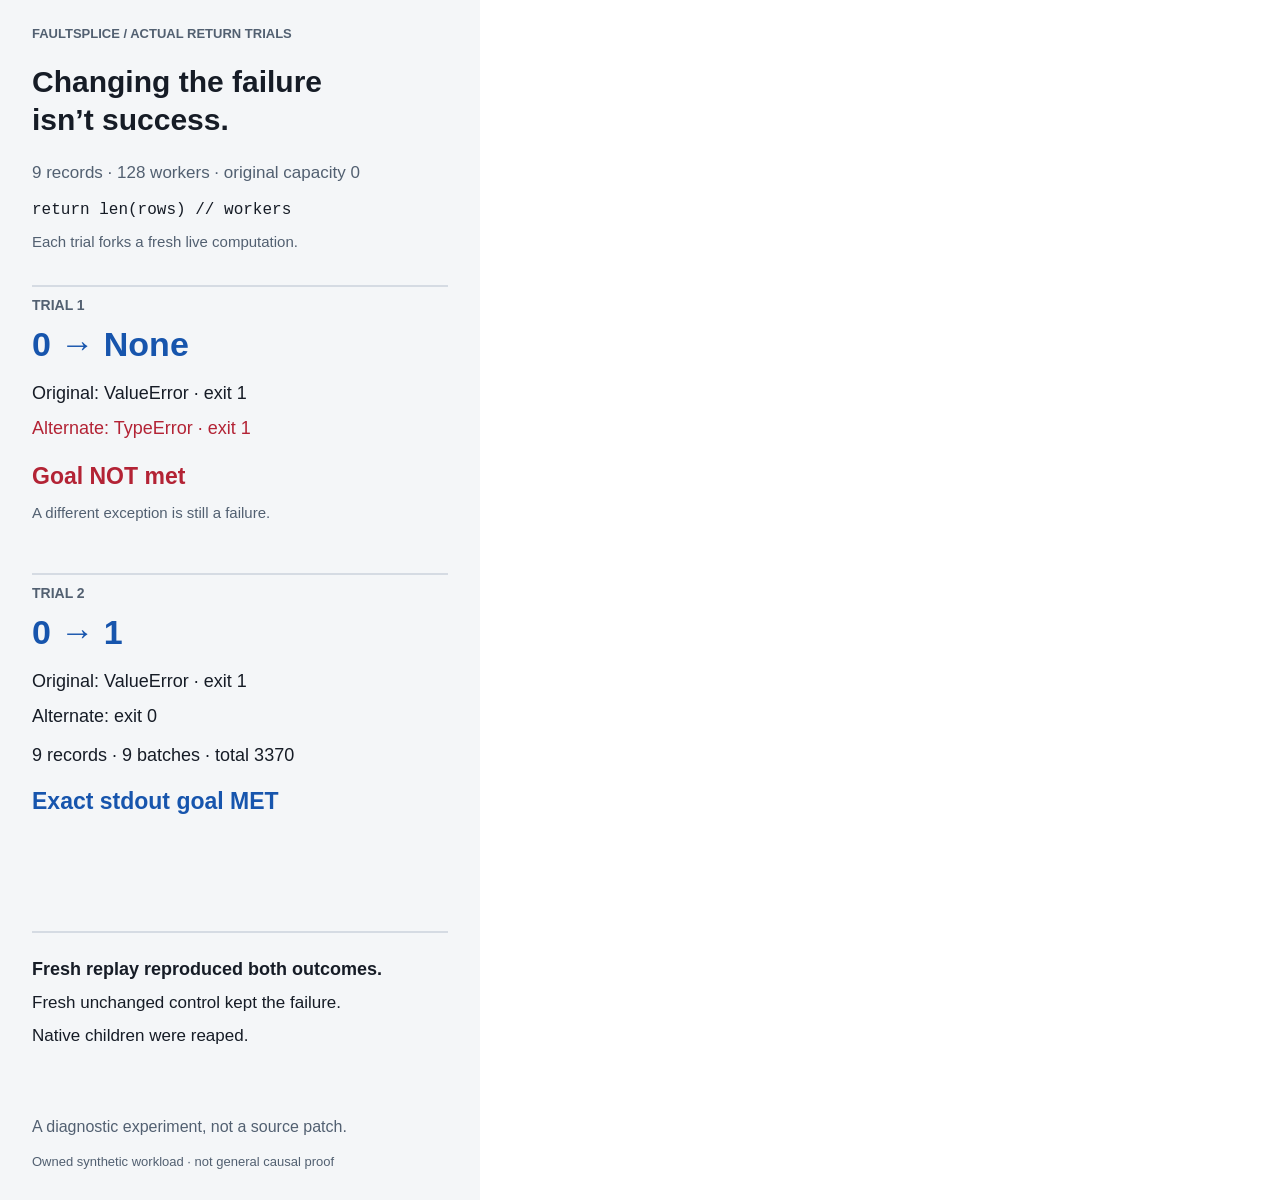
<file: docs/presentation/paired-trials-mobile.html>
<!doctype html><html lang="en"><meta charset="utf-8"><meta name="viewport" content="width=device-width,initial-scale=1"><title>Faultsplice return trials</title><style>body{margin:0}.diagram-container{overflow-x:auto}svg{display:block;min-width:480px}</style><div class="diagram-container"><svg xmlns="http://www.w3.org/2000/svg" width="480" height="1200" viewBox="0 0 480 1200" font-family="Arial" role="img" aria-labelledby="paired-trials-mobile-title paired-trials-mobile-desc"><title id="paired-trials-mobile-title">Faultsplice: a changed failure is not success</title><desc id="paired-trials-mobile-desc">Two actual paired return trials retain an original zero-capacity ValueError; replacing zero with None produces a TypeError, while replacing zero with one meets the exact nine-record and 3370 total goal.</desc><rect width="100%" height="100%" fill="#f4f6f8"/>
<text x="32" y="38" font-size="13" fill="#526071" font-weight="700">FAULTSPLICE / ACTUAL RETURN TRIALS</text>
<text x="32" y="92" font-size="30" fill="#161c26" font-weight="700">Changing the failure</text>
<text x="32" y="130" font-size="30" fill="#161c26" font-weight="700">isn’t success.</text>
<text x="32" y="178" font-size="17" fill="#526071" font-weight="400">9 records · 128 workers · original capacity 0</text>
<text x="32" y="214" font-size="16" fill="#161c26" font-weight="400" font-family="Courier New">return len(rows) // workers</text>
<text x="32" y="247" font-size="15" fill="#526071" font-weight="400">Each trial forks a fresh live computation.</text>
<line x1="32" y1="286" x2="448" y2="286" stroke="#cbd2dc" stroke-width="1.5"/>
<text x="32" y="310" font-size="14" fill="#526071" font-weight="700">TRIAL 1</text>
<text x="32" y="356" font-size="34" fill="#1755ad" font-weight="700">0 → None</text>
<text x="32" y="399" font-size="18" fill="#161c26" font-weight="400">Original: ValueError · exit 1</text>
<text x="32" y="434" font-size="18" fill="#b32335" font-weight="400">Alternate: TypeError · exit 1</text>
<text x="32" y="484" font-size="23" fill="#b32335" font-weight="700">Goal NOT met</text>
<text x="32" y="518" font-size="15" fill="#526071" font-weight="400">A different exception is still a failure.</text>
<line x1="32" y1="574" x2="448" y2="574" stroke="#cbd2dc" stroke-width="1.5"/>
<text x="32" y="598" font-size="14" fill="#526071" font-weight="700">TRIAL 2</text>
<text x="32" y="644" font-size="34" fill="#1755ad" font-weight="700">0 → 1</text>
<text x="32" y="687" font-size="18" fill="#161c26" font-weight="400">Original: ValueError · exit 1</text>
<text x="32" y="722" font-size="18" fill="#161c26" font-weight="400">Alternate: exit 0</text>
<text x="32" y="761" font-size="18" fill="#161c26" font-weight="400">9 records · 9 batches · total 3370</text>
<text x="32" y="809" font-size="23" fill="#1755ad" font-weight="700">Exact stdout goal MET</text>
<line x1="32" y1="932" x2="448" y2="932" stroke="#cbd2dc" stroke-width="1.5"/>
<text x="32" y="975" font-size="18" fill="#161c26" font-weight="700">Fresh replay reproduced both outcomes.</text>
<text x="32" y="1008" font-size="17" fill="#161c26" font-weight="400">Fresh unchanged control kept the failure.</text>
<text x="32" y="1041" font-size="17" fill="#161c26" font-weight="400">Native children were reaped.</text>
<text x="32" y="1132" font-size="16" fill="#526071" font-weight="400">A diagnostic experiment, not a source patch.</text>
<text x="32" y="1166" font-size="13" fill="#526071" font-weight="400">Owned synthetic workload · not general causal proof</text>
</svg>
</div></html>
</file>
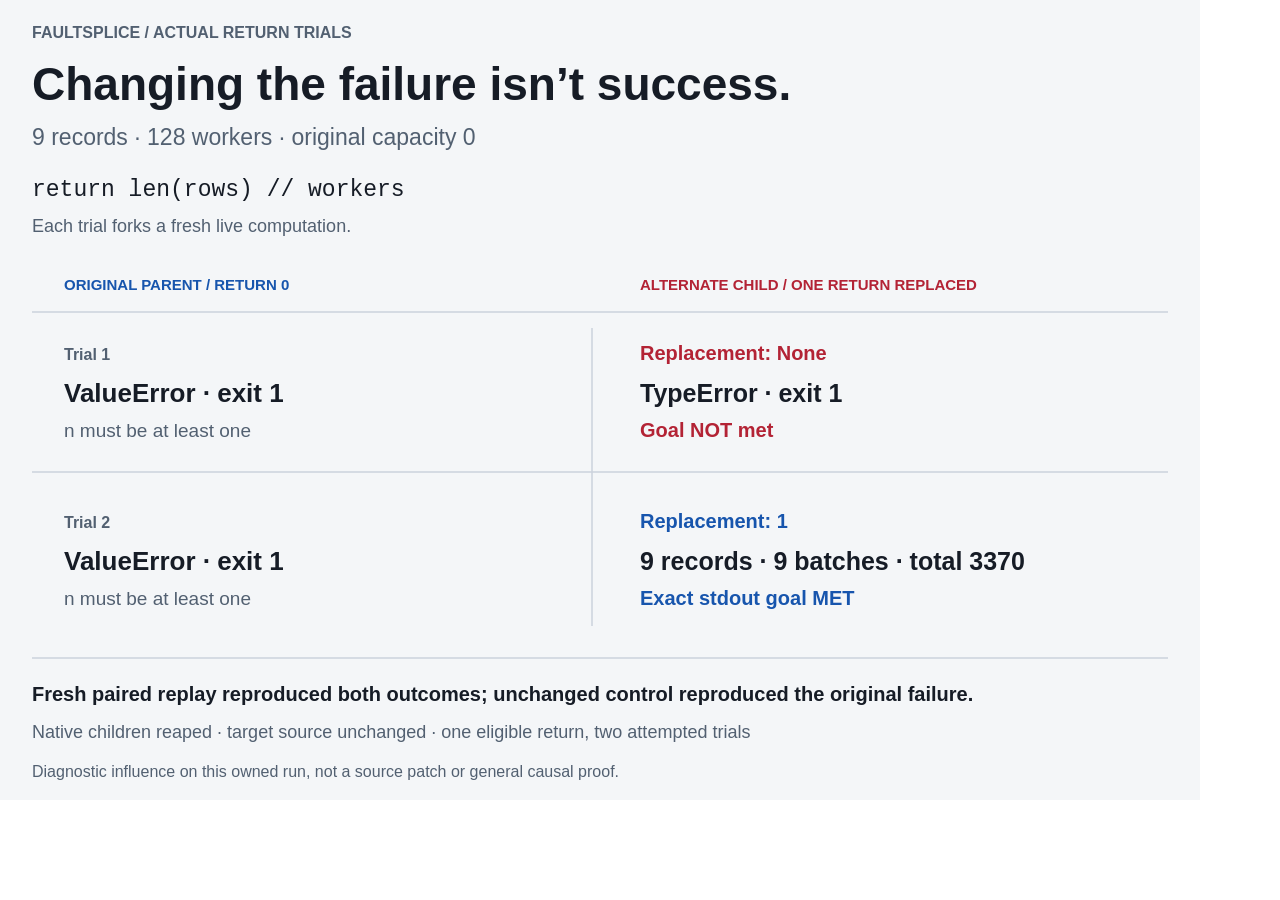
<file: docs/presentation/paired-trials.html>
<!doctype html><html lang="en"><meta charset="utf-8"><meta name="viewport" content="width=device-width,initial-scale=1"><title>Faultsplice return trials</title><style>body{margin:0}.diagram-container{overflow-x:auto}svg{display:block;min-width:1200px}</style><div class="diagram-container"><svg xmlns="http://www.w3.org/2000/svg" width="1200" height="800" viewBox="0 0 1200 800" font-family="Arial" role="img" aria-labelledby="paired-trials-title paired-trials-desc"><title id="paired-trials-title">Faultsplice: a changed failure is not success</title><desc id="paired-trials-desc">Two actual paired return trials retain an original zero-capacity ValueError; replacing zero with None produces a TypeError, while replacing zero with one meets the exact nine-record and 3370 total goal.</desc><rect width="100%" height="100%" fill="#f4f6f8"/>
<text x="32" y="38" font-size="16" fill="#526071" font-weight="700">FAULTSPLICE / ACTUAL RETURN TRIALS</text>
<text x="32" y="100" font-size="46" fill="#161c26" font-weight="700">Changing the failure isn’t success.</text>
<text x="32" y="145" font-size="23" fill="#526071" font-weight="400">9 records · 128 workers · original capacity 0</text>
<text x="32" y="196" font-size="23" fill="#161c26" font-weight="400" font-family="Courier New">return len(rows) // workers</text>
<text x="32" y="232" font-size="18" fill="#526071" font-weight="400">Each trial forks a fresh live computation.</text>
<text x="64" y="290" font-size="15" fill="#1755ad" font-weight="700">ORIGINAL PARENT / RETURN 0</text>
<text x="640" y="290" font-size="15" fill="#b32335" font-weight="700">ALTERNATE CHILD / ONE RETURN REPLACED</text>
<line x1="32" y1="312" x2="1168" y2="312" stroke="#cbd2dc" stroke-width="1.5"/>
<text x="64" y="360" font-size="16" fill="#526071" font-weight="700">Trial 1</text>
<text x="64" y="402" font-size="26" fill="#161c26" font-weight="700">ValueError · exit 1</text>
<text x="64" y="437" font-size="19" fill="#526071" font-weight="400">n must be at least one</text>
<text x="640" y="360" font-size="20" fill="#b32335" font-weight="700">Replacement: None</text>
<text x="640" y="402" font-size="25" fill="#161c26" font-weight="700">TypeError · exit 1</text>
<text x="640" y="437" font-size="20" fill="#b32335" font-weight="700">Goal NOT met</text>
<line x1="32" y1="472" x2="1168" y2="472" stroke="#cbd2dc" stroke-width="1.5"/>
<text x="64" y="528" font-size="16" fill="#526071" font-weight="700">Trial 2</text>
<text x="64" y="570" font-size="26" fill="#161c26" font-weight="700">ValueError · exit 1</text>
<text x="64" y="605" font-size="19" fill="#526071" font-weight="400">n must be at least one</text>
<text x="640" y="528" font-size="20" fill="#1755ad" font-weight="700">Replacement: 1</text>
<text x="640" y="570" font-size="25" fill="#161c26" font-weight="700">9 records · 9 batches · total 3370</text>
<text x="640" y="605" font-size="20" fill="#1755ad" font-weight="700">Exact stdout goal MET</text>
<line x1="592" y1="328" x2="592" y2="626" stroke="#cbd2dc" stroke-width="1.5"/>
<line x1="32" y1="658" x2="1168" y2="658" stroke="#cbd2dc" stroke-width="1.5"/>
<text x="32" y="701" font-size="20" fill="#161c26" font-weight="700">Fresh paired replay reproduced both outcomes; unchanged control reproduced the original failure.</text>
<text x="32" y="738" font-size="18" fill="#526071" font-weight="400">Native children reaped · target source unchanged · one eligible return, two attempted trials</text>
<text x="32" y="777" font-size="16" fill="#526071" font-weight="400">Diagnostic influence on this owned run, not a source patch or general causal proof.</text>
</svg>
</div></html>
</file>
<file: docs/style.css>
:root {
  color-scheme: dark;
  --paper:#101214; --white:#181c20; --ink:#edf0f2; --muted:#a6afb9;
  --line:#363d44; --indigo:#99bff0; --soft:#202d3d;
  --coral:#edac91; --rose:#342822; --green:#a8ccb2;
  font-family:system-ui,-apple-system,BlinkMacSystemFont,"Segoe UI",sans-serif;
  color:var(--ink); background:var(--paper); font-synthesis:none; font-size:14px;
}
*{box-sizing:border-box}
html{scroll-padding-top:95px}
body{margin:0}
button,input,select{font:inherit}
button,summary{cursor:pointer}
button:disabled{cursor:default;opacity:.5}
a{color:var(--indigo);text-underline-offset:4px}
:where(button,a,summary,input,select,pre,output):focus-visible{outline:2px solid #f0d38a;outline-offset:4px}
.skip{position:absolute;top:-100px;left:1rem;background:var(--white);padding:1rem;z-index:10}
.skip:focus{top:1rem}
.distribution-note{max-width:1500px;margin:auto;padding:8px 32px;border-bottom:1px solid var(--line);color:var(--muted);font-size:12px;letter-spacing:.1px;display:flex;justify-content:space-between;gap:16px}
.masthead{max-width:1500px;margin:auto;padding:13px 32px;display:flex;gap:24px;align-items:center;border-bottom:1px solid var(--line)}
.brand{font-size:27px;font-weight:750;letter-spacing:-1.2px;display:flex;align-items:center;color:var(--ink);text-decoration:none;gap:11px}
.brand svg{width:30px;height:30px;fill:none;stroke:var(--ink);stroke-width:2.1}
.header-note,.eyebrow,.kicker,.value-label,footer>span,.branch-label,.case-heading>span{font:600 10px/1.6 ui-monospace,SFMono-Regular,Menlo,Consolas,monospace;letter-spacing:.8px}
.header-note{color:var(--muted);border-left:1px solid var(--line);padding-left:24px}
.masthead nav{display:flex;gap:8px;margin-left:auto;align-items:center}
.button{border:1px solid var(--indigo);background:var(--indigo);color:#102030;padding:10px 14px;border-radius:2px;font-size:12px;font-weight:650;white-space:nowrap;min-height:40px}
.button.subtle{background:transparent;color:var(--ink);border-color:#59636e}
.button:hover:not(:disabled){background:#c0d7f6;color:#102030}
.button.subtle:hover{background:#252c33;color:var(--ink)}
main{max-width:1400px;margin:auto;padding:0 32px 40px}
.intro{display:grid;grid-template-columns:1.2fr 1fr;gap:36px;padding:16px 0;align-items:center}
.eyebrow{color:var(--muted);margin:0 0 7px}
h1{font-size:clamp(25px,2.5vw,32px);line-height:1.15;letter-spacing:-1.3px;margin:0 0 10px;font-weight:680}
h1 span{color:var(--indigo)}
.lede{max-width:670px;font-size:13px;line-height:1.7;color:var(--muted);margin:0}
.viewer-boundary{border-left:1px solid var(--line);padding-left:24px;font-size:12px;line-height:1.6;color:var(--muted);margin:0}
.viewer-boundary strong{display:block;color:var(--ink);font-size:12px;margin-bottom:4px}
.viewer-boundary span{display:block;margin-top:7px}
.load-status{font:11px/1.6 ui-monospace,SFMono-Regular,Menlo,Consolas,monospace;color:var(--muted);min-height:18px;margin:0 0 15px}
.load-status.error{color:var(--coral);border-left:2px solid var(--coral);padding-left:12px}
.workspace{border-top:1px solid var(--line);padding-top:15px}
.workspace[hidden]{display:none}
.case-heading{font-size:15px;line-height:1.4;margin:0 0 12px;font-weight:600;display:flex;align-items:center;gap:20px}
.case-heading>span{color:var(--muted)}
.case-list{display:grid;grid-template-columns:repeat(4,minmax(0,1fr));gap:0;margin-bottom:14px;border:1px solid var(--line);background:var(--white)}
.case-button{border:0;border-right:1px solid var(--line);background:transparent;color:var(--muted);text-align:left;padding:12px 14px;font-size:12px;line-height:1.55;min-height:64px;min-width:0}
.case-button:last-child{border-right:0}
.case-button:hover{background:#22282f;color:var(--ink)}
.case-button[aria-pressed=true]{color:var(--ink);background:var(--soft);box-shadow:inset 0 -2px var(--indigo);font-weight:600}
.case-button:only-child{grid-column:1/-1;border-right:0;border-bottom:0}
.selection-bar{position:sticky;top:0;z-index:3;background:#20262d;border:1px solid var(--line);padding:10px 14px;display:flex;align-items:center;justify-content:space-between;gap:12px;margin-bottom:18px}
.selection-bar .kicker{color:var(--muted);font-size:9px}
.selection-bar>div{min-width:0}
.selection-bar output{display:block;font:11px/1.6 ui-monospace,SFMono-Regular,Menlo,Consolas,monospace;overflow-wrap:anywhere;max-height:3.2em;overflow:auto}
.selection-bar nav{display:flex;gap:18px;flex:none}
.selection-bar a{color:var(--ink);font-size:12px}
.case-context{display:flex;justify-content:space-between;align-items:start;gap:22px;margin-bottom:16px}
.case-context h3{font-size:21px;margin:0 0 7px;letter-spacing:-.4px;font-weight:620}
.case-context p{font-size:12px;color:var(--muted);line-height:1.65;max-width:900px;margin:0}
.case-links{display:flex;flex-direction:column;align-items:flex-end;gap:8px;flex-shrink:0}
.case-links a{font-size:11px;white-space:nowrap}
.tag{display:inline-block;max-width:100%;border:1px solid #59636e;padding:4px 7px;border-radius:2px;font:500 10px/1.5 ui-monospace,SFMono-Regular,Menlo,Consolas,monospace;color:var(--muted);white-space:normal;overflow-wrap:anywhere}
.tag.good{background:var(--soft);border-color:#607c9c;color:var(--indigo)}
.tag.bad{background:var(--rose);border-color:#a37764;color:var(--coral)}
.result-grid,.return-grid{display:grid;grid-template-columns:1fr 1fr;gap:16px}
.result-panel,.decision,.source-panel,.receipt{background:var(--white);border:1px solid var(--line);padding:19px;min-width:0}
.outcome-panel{margin:16px 0 22px}
.outcome-panel[hidden]{display:none}
.outcome-panel>.kicker{margin:0 0 9px}
.trace-step{color:var(--indigo);margin-right:9px}
.outcome-panel .result-grid{gap:0}
.outcome-panel h3{font:500 26px/1.2 ui-monospace,SFMono-Regular,Menlo,Consolas,monospace;letter-spacing:-1px;margin:12px 0}
.outcome-panel .original{border-top:2px solid var(--indigo)}
.outcome-panel .alternate{border-top:2px solid var(--coral);border-left:0}
.branch-label{margin:0;color:var(--indigo)}
.alternate .branch-label{color:var(--coral)}
.outcome-panel .result-panel>p:not(.branch-label){font-size:12px;color:var(--muted);margin:8px 0}
.outcome-panel details{margin-top:10px}
.outcome-panel pre{font-size:12px;max-height:160px;color:var(--ink)}
.panel-title{display:flex;justify-content:space-between;align-items:start;gap:12px;margin-bottom:13px;font-size:11px}
.kicker{color:var(--muted)}
.panel-title code{font-size:11px;color:var(--indigo);overflow-wrap:anywhere;text-align:right}
.micro{font-size:11px;line-height:1.7;color:var(--muted)}
.table-scroll{overflow:auto;max-height:300px}
.changes{width:100%;border-collapse:collapse;font-size:11px}
.changes th{font:500 10px/1.6 ui-monospace,monospace;color:var(--muted);text-align:left;padding:10px 8px;border-bottom:1px solid var(--line)}
.changes th:nth-child(2){color:var(--indigo)}
.changes th:nth-child(3){color:var(--coral)}
.changes td{padding:10px 8px;border-bottom:1px solid var(--line);vertical-align:top;max-width:200px;overflow-wrap:anywhere}
.changes tr.active{background:var(--soft)}
.changes button{padding:3px 0;border:0;background:none;color:var(--indigo);text-align:left;font:11px/1.6 ui-monospace,SFMono-Regular,Menlo,Consolas,monospace;overflow-wrap:anywhere;min-height:32px}
.changes td:last-child{color:var(--coral)}
pre,code{font-family:ui-monospace,SFMono-Regular,Menlo,Consolas,monospace}
pre{margin:0;font-size:12px;line-height:1.7;white-space:pre-wrap;overflow-wrap:anywhere;overflow:auto;max-height:320px}
#before-value,#after-value{padding:12px;border-left:2px solid var(--indigo);background:var(--soft);max-height:180px;min-height:44px}
#after-value{background:var(--rose);border-color:var(--coral)}
.value-label{color:var(--indigo);margin:14px 0 7px}
.value-label.alternate{color:var(--coral)}
.effect-note{font-size:11px;line-height:1.7;color:var(--muted);margin-bottom:0}
.step-heading{display:flex;gap:14px;align-items:start;margin:0 0 16px}
.step{font:12px/1.7 ui-monospace,monospace;color:var(--indigo);padding:3px 0;flex:none}
.step-heading h2{font-size:20px;margin:0 0 5px;letter-spacing:-.4px;font-weight:600}
.step-heading p{font-size:12px;color:var(--muted);margin:0;line-height:1.6}
.separated{margin-top:28px;padding-top:20px;border-top:1px solid var(--line)}
.decision h3{font:500 17px/1.5 ui-monospace,monospace;margin:8px 0 18px;overflow-wrap:anywhere}
.event-values{margin:0;display:grid;grid-template-columns:1fr 1fr;gap:12px}
.event-values div{margin-bottom:8px;min-width:0}
.event-values dt{font-size:11px;color:var(--indigo);margin-bottom:8px}
.event-values dd{margin:0;overflow-wrap:anywhere;font-size:12px;padding:12px;background:var(--soft);border-top:2px solid var(--indigo)}
.event-values div+div dt{color:var(--coral)}
.event-values div+div dd{background:var(--rose);border-color:var(--coral)}
details{margin-top:16px}
summary{font-size:12px;color:var(--indigo);font-weight:500;line-height:1.7;padding:3px 0}
details[open]>summary{margin-bottom:10px}
.identities{font-size:11px}
.identities dd{margin:6px 0 14px;font-family:ui-monospace,monospace;overflow-wrap:anywhere;color:var(--muted)}
.identities dt{font-weight:600}
#source{background:#101417;padding:14px;max-height:340px;white-space:pre;overflow-wrap:normal;overflow:auto;font-size:12px;border:1px solid var(--line)}
.break{overflow-wrap:anywhere}
.call-path{padding:12px 0;border-bottom:1px solid var(--line)}
.call-path summary span{margin-left:8px;font-size:11px;color:var(--muted)}
#ancestry{display:grid;grid-template-columns:1fr 1fr;gap:12px 24px;font-size:12px;margin:16px 0 6px;padding-left:20px}
#ancestry li{padding-left:6px;overflow-wrap:anywhere}
#ancestry code{color:var(--indigo)}
#ancestry span{color:var(--muted);display:block;font-size:11px;margin-top:3px}
.receipt-header{display:flex;justify-content:space-between;align-items:flex-start;gap:20px}
.receipt-header h3{font-size:19px;letter-spacing:-.3px;margin:8px 0 0;font-weight:600}
.guard-list{display:grid;grid-template-columns:repeat(3,minmax(0,1fr));gap:0;list-style:none;padding:0;margin:20px 0;border-top:1px solid var(--line)}
.guard-list li{font-size:12px;line-height:1.6;display:flex;gap:10px;align-items:start;padding:16px 12px 16px 0;border-bottom:1px solid var(--line)}
.guard-symbol{width:20px;height:20px;display:grid;place-items:center;border:1px solid var(--line);flex:none;font-size:12px;border-radius:50%}
.guard-symbol.pass{color:var(--green);border-color:#789b82}
.guard-symbol.fail{color:var(--coral);border-color:#ac806e}
.guard-list li small{display:block;color:var(--muted);font-size:11px;margin-top:4px}
.artifact-actions{display:flex;gap:10px;flex-wrap:wrap}
.receipt select{padding:7px;margin:0 10px 12px;background:var(--paper);color:var(--ink);border:1px solid var(--line)}
.receipt label{font-size:12px}
.receipt details pre{border:1px solid var(--line);padding:16px;background:#101417;max-height:460px}
.limits{margin-top:24px;border-left:2px solid var(--muted);padding:3px 0 3px 18px;font-size:12px;line-height:1.7;color:var(--muted)}
.limits h3{font-size:14px;color:var(--ink);margin:0 0 10px}
.limits ul{padding-left:18px;max-width:1050px}
.limits p{max-width:1050px}
.mechanism-note{border-top:1px solid var(--line);padding-top:18px;margin-top:28px}
.mechanism-note>summary{color:var(--ink);font-size:13px}
.mechanism-note>summary span{margin-left:15px;color:var(--muted);font-size:11px}
.split-diagram{max-width:700px;padding:16px 0}
.diagram-caption{font:10px/1.6 ui-monospace,monospace;letter-spacing:.8px;display:flex;justify-content:space-between}
.diagram-caption span{color:var(--muted)}
.split-diagram svg{display:block;width:100%;height:auto;margin:18px 0}
.split-diagram path{fill:none;stroke-width:3}
.split-diagram .shared{stroke:var(--ink)}
.split-diagram .original-line{stroke:var(--indigo)}
.split-diagram .alternate-line,.split-diagram .splice{stroke:var(--coral)}
.split-diagram circle{fill:var(--paper);stroke:var(--ink);stroke-width:3}
.split-diagram text{font:11px ui-monospace,monospace;fill:var(--muted);letter-spacing:1px}
.diagram-controls{display:flex;justify-content:space-between;font-size:11px;color:var(--muted);gap:20px}
.entry-strip{display:grid;grid-template-columns:1fr 1fr;gap:48px;border-top:1px solid var(--line);padding:22px 0;margin-top:20px}
.entry-strip>p{font-size:12px;line-height:1.7;color:var(--muted);max-width:460px;margin:0}
.entry-strip strong{display:block;color:var(--ink);font-size:12px}
.run-local{min-width:0}
.run-local code{display:block;font-size:11px;line-height:1.7;overflow-wrap:anywhere;margin-top:7px}
.run-local a{display:inline-block;font-size:12px;margin-top:10px}
footer{max-width:1400px;margin:auto;padding:24px 32px 32px;border-top:1px solid var(--line);display:flex;justify-content:space-between;gap:20px;color:var(--muted);flex-wrap:wrap}
footer p{font-size:11px;margin:0;line-height:1.7}
.diff-segment.diff_add{background:#234132;color:#c9e6d3}
.diff-segment.diff_sub{background:#503129;color:#ffd0bd}
.diff-segment.diff_chg{background:#2b3e58;color:#d6e7ff}
@media(max-width:950px){.header-note{display:none}.intro{gap:28px}.case-list{grid-template-columns:1fr 1fr}.case-button:nth-child(2){border-right:0}.case-button:nth-child(-n+2){border-bottom:1px solid var(--line)}.guard-list{grid-template-columns:1fr 1fr}}
@media(max-width:620px){
 html{scroll-padding-top:120px}.distribution-note{padding:9px 18px;display:block;font-size:11px;line-height:1.6}.distribution-note span{display:block;margin-top:3px}
 .masthead{padding:16px 18px;flex-wrap:wrap;gap:14px}.brand{font-size:27px}.masthead nav{margin-left:0;width:100%}.button{font-size:12px;padding:10px 12px;min-height:42px}
 main{padding:0 18px 32px}.intro{display:block;padding:22px 0 17px}h1{font-size:29px;letter-spacing:-1px}.lede{font-size:12px}.viewer-boundary{padding:0 0 0 12px;margin-top:16px;font-size:11px}.viewer-boundary span{margin-top:5px}
 .load-status{font-size:10px}.case-heading{display:block;font-size:14px}.case-heading>span{display:block;font-size:9px;margin-bottom:4px}.case-button{padding:11px;font-size:11px;min-height:76px}
 .selection-bar{margin-left:-18px;margin-right:-18px;padding:10px 18px;flex-direction:column;align-items:stretch;gap:8px;border-left:0;border-right:0}.selection-bar nav{gap:24px}.selection-bar output{font-size:10px}.case-context{flex-direction:column;gap:12px}.case-context h3{font-size:20px}.case-context p{font-size:12px}.case-links{align-items:flex-start;flex-direction:row;align-items:center;flex-wrap:wrap;gap:12px}
 .result-grid,.return-grid{grid-template-columns:1fr;gap:12px}.outcome-panel .alternate{border-left:1px solid var(--line);border-top-width:1px;border-bottom:2px solid var(--coral)}.outcome-panel h3{font-size:25px}.result-panel,.decision,.source-panel,.receipt{padding:15px}.panel-title{flex-wrap:wrap}.panel-title code{text-align:left}.guard-list,#ancestry{grid-template-columns:1fr}.receipt-header{flex-wrap:wrap;gap:10px}.changes td{max-width:125px}.event-values{gap:8px}pre,#source{font-size:11px}.step-heading h2{font-size:19px}.step-heading p{font-size:12px}.entry-strip{display:block;padding:20px 0}.run-local{margin-top:20px}.diagram-controls{font-size:10px}footer{padding:22px 18px;flex-direction:column}
}
@media(prefers-reduced-motion:reduce){html{scroll-behavior:auto}}
.viewer-boundary a{display:block;margin-top:8px;font-size:12px;font-weight:700}
</file>
<file: aetiory/web/style.css>
:root{--paper:#f4f6f8;--white:#fff;--ink:#161c26;--muted:#526071;--line:#cbd2dc;--indigo:#1755ad;--soft:#edf4ff;--coral:#b32335;--rose:#fff0f2;--green:#24613f;font-family:system-ui,-apple-system,BlinkMacSystemFont,"Segoe UI",sans-serif;color:var(--ink);background:var(--paper);font-synthesis:none;font-size:14px}*{box-sizing:border-box}html{scroll-padding-top:105px}body{margin:0}button,input,select{font:inherit}button,summary{cursor:pointer}button:disabled{cursor:default;opacity:.5}a{color:var(--indigo);text-underline-offset:3px}button:focus-visible,a:focus-visible,summary:focus-visible,input:focus-visible,select:focus-visible,pre:focus-visible{outline:3px solid var(--indigo);outline-offset:4px}.skip{position:absolute;top:-100px;left:1rem;background:white;padding:1rem;z-index:10}.skip:focus{top:1rem}.masthead{max-width:1500px;margin:auto;padding:20px 32px;display:flex;gap:24px;align-items:center;border-bottom:1px solid var(--line)}.brand{font-size:27px;font-weight:750;letter-spacing:-1px;display:flex;align-items:center;color:var(--ink);text-decoration:none;gap:9px}.brand svg{width:27px;height:27px;fill:none;stroke:var(--ink);stroke-width:1.8}.dot{color:var(--indigo);margin-left:-9px}.header-note,.eyebrow,.kicker,.value-label,footer>span,.branch-label{font-size:11px;font-weight:700;letter-spacing:.65px}.header-note{color:var(--muted)}.masthead nav{display:flex;gap:8px;margin-left:auto;align-items:center}.button{border:1px solid var(--indigo);background:var(--indigo);color:white;padding:10px 14px;border-radius:3px;font-size:13px;font-weight:650;white-space:nowrap}.button.subtle{background:white;color:var(--ink);border-color:var(--line)}.button:hover:not(:disabled){filter:brightness(.94)}#import-file{position:absolute;width:1px;height:1px;opacity:0}main{max-width:1400px;margin:auto;padding:0 32px 48px}.intro{display:grid;grid-template-columns:1.4fr 1fr;gap:48px;padding:24px 0 20px;align-items:center}.eyebrow{color:var(--muted);margin:0 0 13px}h1{font-size:clamp(27px,2.6vw,34px);line-height:1.12;letter-spacing:-1.5px;margin:0 0 14px;font-weight:720}.lede{max-width:610px;font-size:16px;line-height:1.6;color:var(--muted);margin:0}.run-local{border-left:2px solid var(--ink);padding:3px 0 3px 20px;min-width:0}.run-local strong{font-size:14px}.run-local p{font-size:13px;color:var(--muted);margin:8px 0}.run-local code{display:block;font-size:12px;line-height:1.6;overflow-wrap:anywhere}.run-local a{display:inline-block;font-size:13px;margin-top:10px}.load-status{font-size:12px;line-height:1.5;color:var(--muted);min-height:18px;margin:0 0 24px}.load-status.error{color:var(--coral)}.workspace{border-top:1px solid var(--ink);padding-top:18px}.case-heading{font-size:14px;margin:0 0 12px}.case-list{display:grid;grid-template-columns:repeat(auto-fit,minmax(220px,1fr));gap:0;margin-bottom:18px;border:1px solid var(--line);background:white}.case-button{border:0;border-right:1px solid var(--line);background:white;color:var(--muted);text-align:left;padding:13px 15px;font-size:13px;line-height:1.5}.case-button:last-child{border-right:0}.case-button[aria-pressed=true]{color:var(--indigo);background:var(--soft);box-shadow:inset 0 -3px var(--indigo);font-weight:650}.selection-bar{position:sticky;top:0;z-index:3;background:#161c26;color:white;padding:12px 16px;display:flex;align-items:center;justify-content:space-between;gap:12px;margin-bottom:22px}.selection-bar .kicker{color:#b7c6dc;font-size:10px}.selection-bar>div{min-width:0}.selection-bar output{display:block;font:12px/1.6 ui-monospace,SFMono-Regular,Menlo,Consolas,monospace;overflow-wrap:anywhere;max-height:3.2em;overflow:auto}.selection-bar output:focus-visible{outline:3px solid #b7c6dc;outline-offset:3px}.selection-bar nav{display:flex;gap:16px;flex:none}.selection-bar a{color:white;font-size:13px}.case-context{display:flex;justify-content:space-between;align-items:start;gap:20px;margin-bottom:18px}.case-context h3{font-size:20px;margin:0 0 8px;letter-spacing:-.4px}.case-context p{font-size:14px;color:var(--muted);line-height:1.6;max-width:900px;margin:0}.tag{display:inline-block;max-width:100%;border:1px solid var(--line);padding:5px 8px;border-radius:3px;font-size:11px;font-weight:650;color:var(--muted);white-space:normal;overflow-wrap:anywhere}.tag.good{background:var(--soft);border-color:#9fbce8;color:var(--indigo)}.tag.bad{background:var(--rose);border-color:#e2a0aa;color:var(--coral)}.result-grid,.return-grid{display:grid;grid-template-columns:1fr 1fr;gap:20px}.result-panel,.decision,.source-panel,.receipt{background:var(--white);border:1px solid var(--line);padding:20px;min-width:0}.outcome-panel{margin:20px 0}.outcome-panel[hidden]{display:none}.outcome-panel>.kicker{margin-bottom:12px}.outcome-panel h3{font-size:22px;margin:12px 0}.outcome-panel .original{border-top:3px solid var(--indigo)}.outcome-panel .alternate{border-top:3px solid var(--coral)}.branch-label{margin:0;color:var(--indigo)}.alternate .branch-label{color:var(--coral)}.outcome-panel .result-panel>p:not(.branch-label){font-size:13px}.outcome-panel details{margin-top:12px}.panel-title{display:flex;justify-content:space-between;align-items:start;gap:12px;margin-bottom:13px;font-size:12px}.kicker{color:var(--muted)}.panel-title code{font-size:12px;color:var(--indigo);overflow-wrap:anywhere;text-align:right}.micro{font-size:12px;line-height:1.65;color:var(--muted)}.table-scroll{overflow:auto;max-height:300px}.changes{width:100%;border-collapse:collapse;font-size:12px}.changes th{font-size:11px;color:var(--muted);text-align:left;padding:10px 8px;border-bottom:1px solid var(--line)}.changes th:nth-child(2){color:var(--indigo)}.changes th:nth-child(3){color:var(--coral)}.changes td{padding:10px 8px;border-bottom:1px solid #e4e8ee;vertical-align:top;max-width:200px;overflow-wrap:anywhere}.changes tr.active{background:var(--soft)}.changes button{padding:3px 0;border:0;background:none;color:var(--indigo);text-align:left;font-family:ui-monospace,SFMono-Regular,Menlo,Consolas,monospace;font-size:12px;overflow-wrap:anywhere}.changes td:last-child{color:var(--coral)}pre,code{font-family:ui-monospace,SFMono-Regular,Menlo,Consolas,monospace}pre{margin:0;font-size:13px;line-height:1.65;white-space:pre-wrap;overflow-wrap:anywhere;overflow:auto;max-height:320px}#before-value,#after-value{padding:12px;border-left:3px solid var(--indigo);background:var(--soft);max-height:180px;min-height:44px}#after-value{background:var(--rose);border-color:var(--coral)}.value-label{color:var(--indigo);margin:14px 0 7px}.value-label.alternate{color:var(--coral)}.effect-note{font-size:12px;line-height:1.6;color:var(--muted);margin-bottom:0}.step-heading{display:flex;gap:14px;align-items:start;margin:0 0 18px}.step{font-size:12px;color:var(--muted);padding:3px 0;flex:none}.step-heading h2{font-size:20px;margin:0 0 5px;letter-spacing:-.4px}.step-heading p{font-size:13px;color:var(--muted);margin:0;line-height:1.5}.separated{margin-top:30px;padding-top:22px;border-top:1px solid var(--line)}.decision h3{font-size:19px;letter-spacing:-.3px;margin:8px 0 18px;overflow-wrap:anywhere}.event-values{margin:0}.event-values div{margin-bottom:14px}.event-values dt{font-size:12px;color:var(--indigo);margin-bottom:8px}.event-values dd{margin:0;overflow-wrap:anywhere;font-size:13px;padding:12px;background:var(--soft);border-left:3px solid var(--indigo)}.event-values div+div dt{color:var(--coral)}.event-values div+div dd{background:var(--rose);border-color:var(--coral)}details{margin-top:18px}summary{font-size:13px;color:var(--indigo);font-weight:600;line-height:1.6}details[open]>summary{margin-bottom:12px}.identities{font-size:12px}.identities dd{margin:6px 0 14px;font-family:ui-monospace,monospace;overflow-wrap:anywhere;color:var(--muted)}.identities dt{font-weight:600}#source{background:#f2f4f7;padding:14px;max-height:340px;white-space:pre;overflow-wrap:normal;overflow:auto;font-size:13px}.break{overflow-wrap:anywhere}.call-path{padding:15px 0;border-bottom:1px solid var(--line)}.call-path summary span{margin-left:8px;font-size:12px;color:var(--muted)}#ancestry{display:grid;grid-template-columns:1fr 1fr;gap:12px 24px;font-size:13px;margin:16px 0 6px;padding-left:20px}#ancestry li{padding-left:6px;overflow-wrap:anywhere}#ancestry code{color:var(--indigo)}#ancestry span{color:var(--muted);display:block;font-size:12px;margin-top:3px}.receipt-header{display:flex;justify-content:space-between;gap:20px}.receipt-header h3{font-size:20px;letter-spacing:-.3px;margin:8px 0 0}.guard-list{display:grid;grid-template-columns:1fr 1fr;gap:16px 24px;list-style:none;padding:0;margin:22px 0}.guard-list li{font-size:13px;line-height:1.55;display:flex;gap:10px;align-items:start}.guard-symbol{width:20px;height:20px;display:grid;place-items:center;border:1px solid var(--line);flex:none;font-size:13px;border-radius:50%}.guard-symbol.pass{color:var(--green);border-color:#7fa78f}.guard-symbol.fail{color:var(--coral);border-color:#ca7885}.guard-list li small{display:block;color:var(--muted);font-size:12px}.artifact-actions{display:flex;gap:10px;flex-wrap:wrap}.receipt select{padding:7px;margin:0 10px 12px}.receipt label{font-size:13px}.receipt details pre{border:1px solid var(--line);padding:16px;background:#f4f6f8;max-height:460px}.limits{margin-top:24px;border-left:2px solid var(--muted);padding:3px 0 3px 18px;font-size:13px;line-height:1.7;color:var(--muted)}.limits h3{font-size:15px;color:var(--ink);margin:0 0 10px}.limits ul{padding-left:18px;max-width:1050px}.limits p{max-width:1050px}footer{max-width:1400px;margin:auto;padding:24px 32px 36px;border-top:1px solid var(--line);display:flex;justify-content:space-between;gap:20px;color:var(--muted);flex-wrap:wrap}footer p{font-size:12px;margin:0;line-height:1.6}footer details{width:100%}.diff-segment.diff_add{background:#dcefe4;color:#20513a}.diff-segment.diff_sub{background:#f9dce0;color:#8c2030}.diff-segment.diff_chg{background:#e5e6fa;color:#373987}
@media(max-width:850px){.header-note{display:none}.intro{gap:24px;grid-template-columns:1.2fr 1fr}.case-list{grid-template-columns:1fr 1fr}.case-button:nth-child(2){border-right:0}.case-button:nth-child(-n+2){border-bottom:1px solid var(--line)}}
@media(max-width:620px){html{scroll-padding-top:125px}.masthead{padding:18px;flex-wrap:wrap;gap:15px}.masthead nav{margin-left:0;width:100%}.button{font-size:12px;padding:10px 12px}main{padding:0 18px 36px}.intro{display:block;padding:24px 0}.run-local{margin-top:22px;padding-left:14px}.lede{font-size:14px}h1{font-size:32px;letter-spacing:-1px}.selection-bar{margin-left:-18px;margin-right:-18px;padding:10px 18px;flex-direction:column;align-items:stretch;gap:8px}.selection-bar nav{gap:22px}.selection-bar output{font-size:11px}.case-context{flex-direction:column;gap:12px}.case-context h3{font-size:19px}.case-context p{font-size:13px}.case-button{padding:12px;font-size:12px;min-width:0}.result-grid,.return-grid{grid-template-columns:1fr;gap:14px}.result-panel,.decision,.source-panel,.receipt{padding:15px}.panel-title{flex-wrap:wrap}.panel-title code{text-align:left}.guard-list,#ancestry{grid-template-columns:1fr}.receipt-header{flex-wrap:wrap}.changes td{max-width:130px}pre,#source{font-size:12px}.step-heading h2{font-size:19px}footer{padding:24px 18px;flex-direction:column}}

.case-button:only-child{grid-column:1/-1;border-right:0;border-bottom:0}

.case-links{display:flex;flex-direction:column;align-items:flex-end;gap:10px;flex-shrink:0}.case-links a{font-size:12px;white-space:nowrap}.case-links a:focus-visible{outline:3px solid #1755ad;outline-offset:4px}@media(max-width:600px){.case-links{align-items:flex-start}}
</file>
